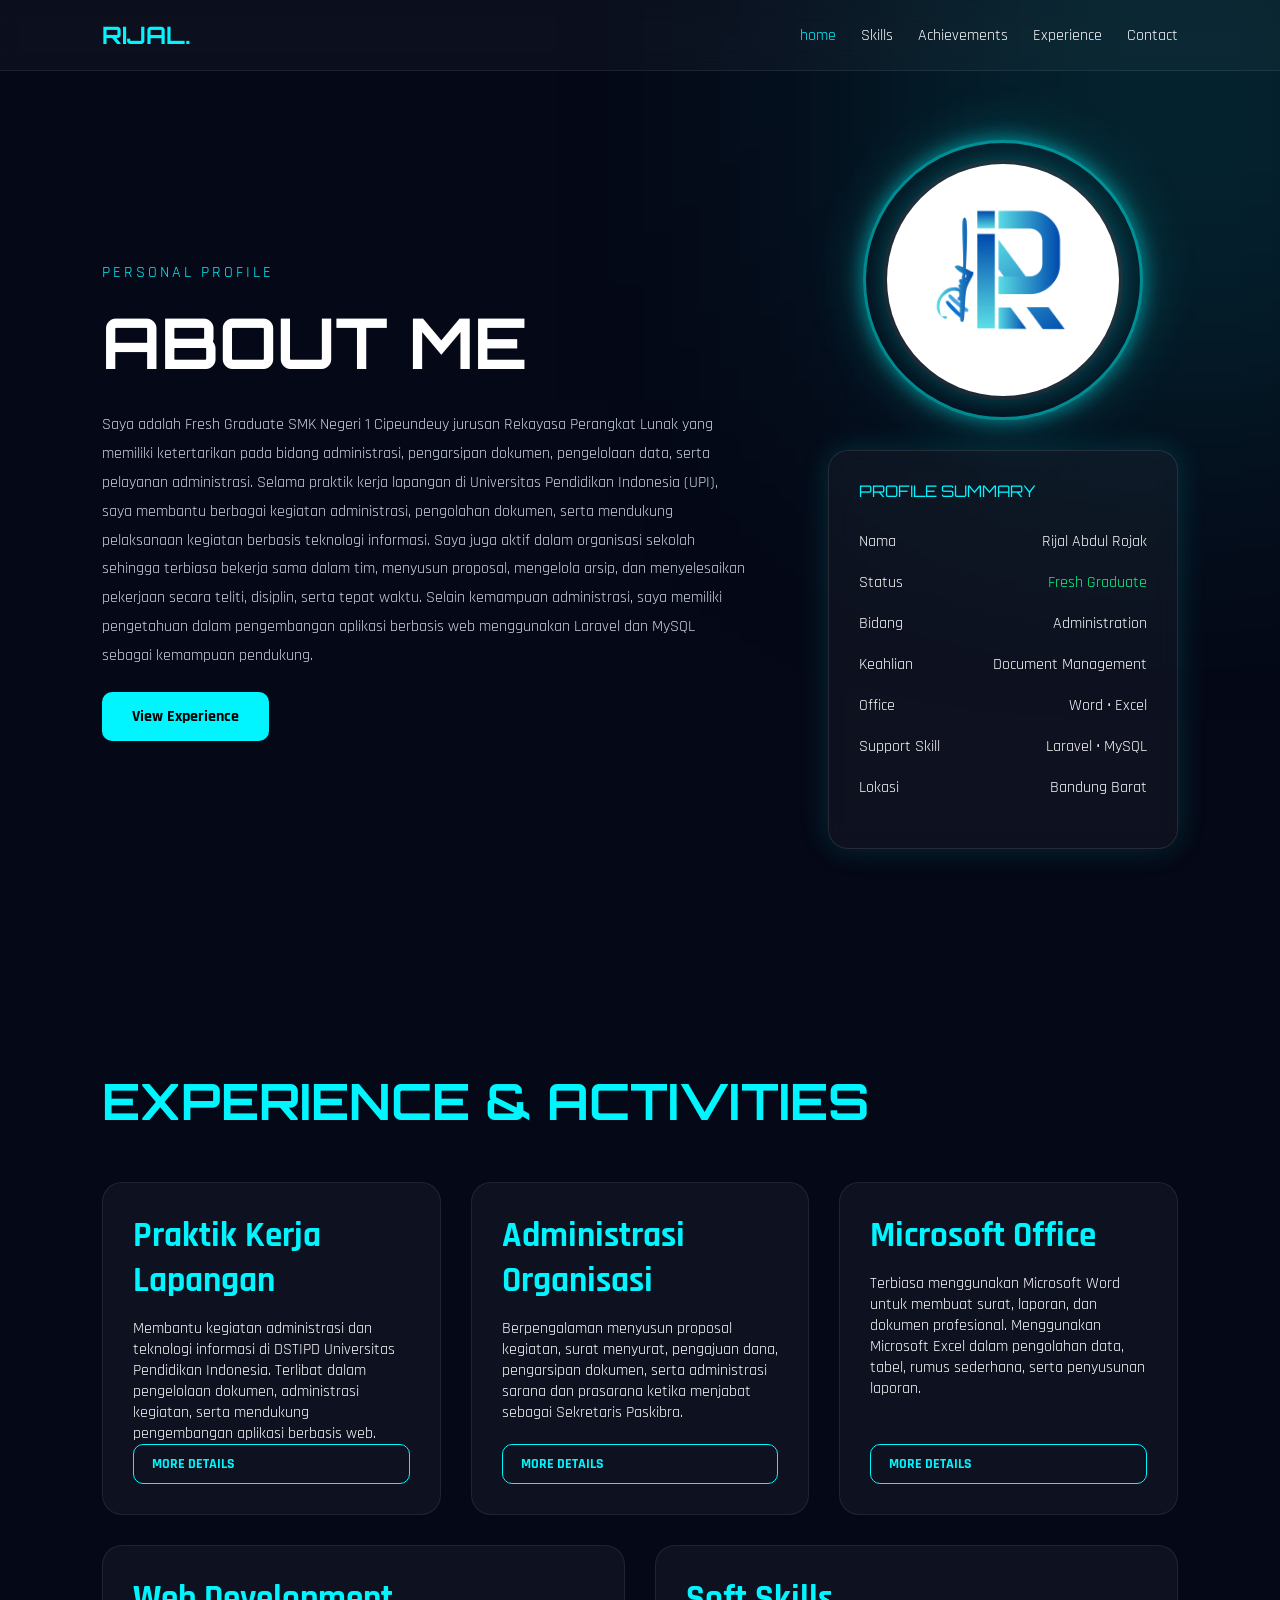
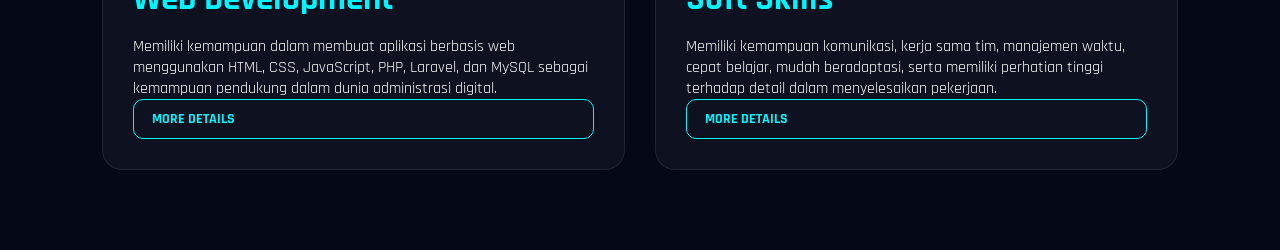
<file: index.html>
<!DOCTYPE html>
<html lang="id">
<head>
    <meta charset="UTF-8">
    <meta name="viewport" content="width=device-width, initial-scale=1.0">

    <title>About | Rijal Abdul Rojak</title>

    <link rel="preconnect" href="https://fonts.googleapis.com">
    <link rel="preconnect" href="https://fonts.gstatic.com" crossorigin>

    <link href="https://fonts.googleapis.com/css2?family=Orbitron:wght@400;600;700&family=Rajdhani:wght@400;500;700&display=swap" rel="stylesheet">

    <link rel="stylesheet" href="css/about.css">
</head>
<body>

<div class="background-glow"></div>

<header class="navbar">

    <div class="logo">RIJAL.</div>

    <nav>
        <ul>
            <li><a href="index.html" class="active-nav">home</a></li>
            <li><a href="skills.html">Skills</a></li>
            <li><a href="projects.html">Achievements</a></li>
            <li><a href="experience.html">Experience</a></li>
            <li><a href="contact.html">Contact</a></li>
        </ul>
    </nav>

</header>

<section class="about-section">

    <div class="about-left">

        <p class="section-title">
            PERSONAL PROFILE
        </p>

        <h1>ABOUT ME</h1>

        <p class="about-text">
            Saya adalah Fresh Graduate SMK Negeri 1 Cipeundeuy
            jurusan Rekayasa Perangkat Lunak yang memiliki
            ketertarikan pada bidang administrasi,
            pengarsipan dokumen, pengelolaan data,
            serta pelayanan administrasi.

            Selama praktik kerja lapangan di
            Universitas Pendidikan Indonesia (UPI),
            saya membantu berbagai kegiatan administrasi,
            pengolahan dokumen, serta mendukung
            pelaksanaan kegiatan berbasis teknologi informasi.

            Saya juga aktif dalam organisasi sekolah
            sehingga terbiasa bekerja sama dalam tim,
            menyusun proposal, mengelola arsip,
            dan menyelesaikan pekerjaan secara teliti,
            disiplin, serta tepat waktu.

            Selain kemampuan administrasi,
            saya memiliki pengetahuan dalam
            pengembangan aplikasi berbasis web
            menggunakan Laravel dan MySQL
            sebagai kemampuan pendukung.
        </p>

        <div class="about-buttons">

            <a href="experience.html" class="btn-primary">
                View Experience
            </a>

        </div>

    </div>

    <div class="about-right">

        <div class="profile-image-box">

            <div class="profile-ring"></div>

            <img src="assets/images/profile.jpg" alt="Profile">

        </div>

        <div class="profile-card">

            <div class="card-top">
                PROFILE SUMMARY
            </div>

            <div class="profile-item">
                <span>Nama</span>
                <span>Rijal Abdul Rojak</span>
            </div>

            <div class="profile-item">
                <span>Status</span>
                <span class="online">Fresh Graduate</span>
            </div>

            <div class="profile-item">
                <span>Bidang</span>
                <span>Administration</span>
            </div>

            <div class="profile-item">
                <span>Keahlian</span>
                <span>Document Management</span>
            </div>

            <div class="profile-item">
                <span>Office</span>
                <span>Word • Excel</span>
            </div>

            <div class="profile-item">
                <span>Support Skill</span>
                <span>Laravel • MySQL</span>
            </div>

            <div class="profile-item">
                <span>Lokasi</span>
                <span>Bandung Barat</span>
            </div>

        </div>

    </div>

</section>

<section class="timeline-section">

    <h2>EXPERIENCE & ACTIVITIES</h2>

    <div class="timeline-container">

        <div class="timeline-card">

            <h3>Praktik Kerja Lapangan</h3>

            <p>
                Membantu kegiatan administrasi dan teknologi
                informasi di DSTIPD Universitas Pendidikan Indonesia.
                Terlibat dalam pengelolaan dokumen,
                administrasi kegiatan, serta mendukung
                pengembangan aplikasi berbasis web.
            </p>

            <a href="details/administration.html" class="more-btn">
                MORE DETAILS
            </a>

        </div>

        <div class="timeline-card">

            <h3>Administrasi Organisasi</h3>

            <p>
                Berpengalaman menyusun proposal kegiatan,
                surat menyurat, pengajuan dana,
                pengarsipan dokumen,
                serta administrasi sarana dan prasarana
                ketika menjabat sebagai Sekretaris Paskibra.
            </p>

            <a href="details/organization.html" class="more-btn">
                MORE DETAILS
            </a>

        </div>

        <div class="timeline-card">

            <h3>Microsoft Office</h3>

            <p>
                Terbiasa menggunakan Microsoft Word
                untuk membuat surat, laporan,
                dan dokumen profesional.
                Menggunakan Microsoft Excel
                dalam pengolahan data,
                tabel, rumus sederhana,
                serta penyusunan laporan.
            </p>

            <a href="details/figma.html" class="more-btn">
                MORE DETAILS
            </a>

        </div>

        <div class="timeline-card">

            <h3>Web Development</h3>

            <p>
                Memiliki kemampuan dalam membuat
                aplikasi berbasis web menggunakan
                HTML, CSS, JavaScript, PHP,
                Laravel, dan MySQL
                sebagai kemampuan pendukung
                dalam dunia administrasi digital.
            </p>

            <a href="details/webdev.html" class="more-btn">
                MORE DETAILS
            </a>

        </div>

        <div class="timeline-card">

            <h3>Soft Skills</h3>

            <p>
                Memiliki kemampuan komunikasi,
                kerja sama tim,
                manajemen waktu,
                cepat belajar,
                mudah beradaptasi,
                serta memiliki perhatian tinggi
                terhadap detail dalam menyelesaikan pekerjaan.
            </p>

            <a href="details/teamwork.html" class="more-btn">
                MORE DETAILS
            </a>

        </div>

    </div>

</section>

</body>
</html>
</file>
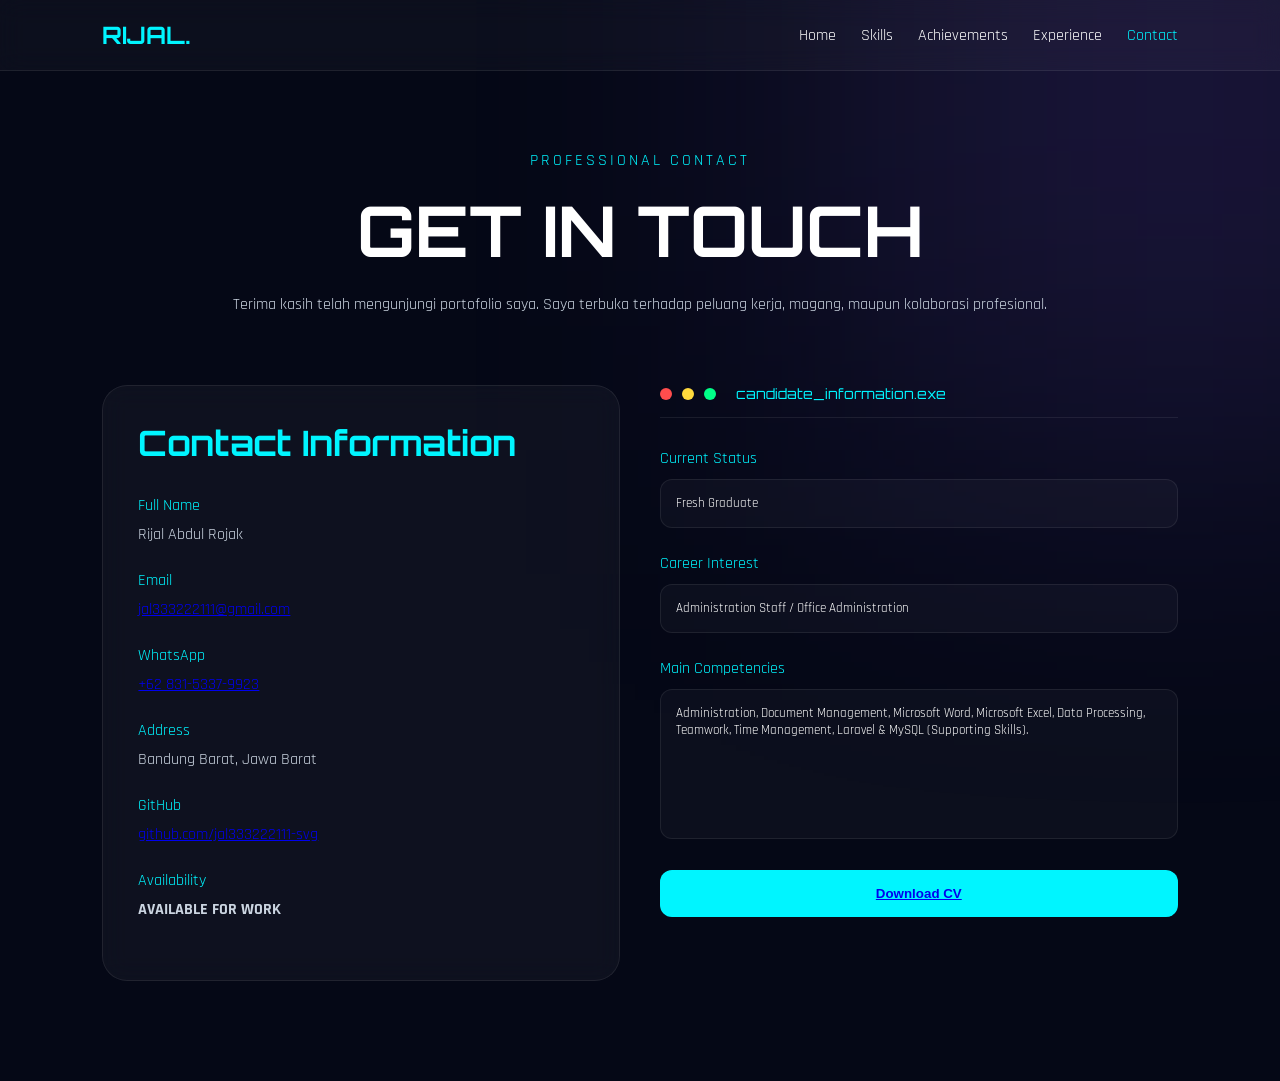
<file: contact.html>
<!DOCTYPE html>
<html lang="id">
<head>
    <meta charset="UTF-8">
    <meta name="viewport" content="width=device-width, initial-scale=1.0">

    <title>Contact | Rijal Abdul Rojak</title>

    <link rel="preconnect" href="https://fonts.googleapis.com">
    <link rel="preconnect" href="https://fonts.gstatic.com" crossorigin>

    <link href="https://fonts.googleapis.com/css2?family=Orbitron:wght@400;600;700&family=Rajdhani:wght@400;500;700&display=swap" rel="stylesheet">

    <link rel="stylesheet" href="css/contact.css">
</head>
<body>

<div class="background-glow"></div>

<header class="navbar">

    <div class="logo">RIJAL.</div>

    <nav>
        <ul>
            <li><a href="index.html">Home</a></li>
            <li><a href="skills.html">Skills</a></li>
            <li><a href="projects.html">Achievements</a></li>
            <li><a href="experience.html">Experience</a></li>
            <li><a href="contact.html" class="active-nav">Contact</a></li>
        </ul>
    </nav>

</header>

<section class="contact-section">

    <div class="contact-title">

        <p class="small-title">
            PROFESSIONAL CONTACT
        </p>

        <h1>GET IN TOUCH</h1>

        <p class="description">
            Terima kasih telah mengunjungi portofolio saya.
            Saya terbuka terhadap peluang kerja,
            magang, maupun kolaborasi profesional.
        </p>

    </div>

    <div class="contact-container">

        <!-- Informasi -->
        <div class="contact-info">

            <div class="info-card">

                <h2>Contact Information</h2>

                <div class="info-item">
                    <span>Full Name</span>
                    <p>Rijal Abdul Rojak</p>
                </div>

                <div class="info-item">
                    <span>Email</span>
                    <p><a href="mailto:jal333222111@gmail.com">jal333222111@gmail.com</a></p>
                </div>

                <div class="info-item">
                    <span>WhatsApp</span>
                    <p><a href="https://wa.me/6283153379923">+62 831-5337-9923</a></p>
                </div>

                <div class="info-item">
                    <span>Address</span>
                    <p>Bandung Barat, Jawa Barat</p>
                </div>

                <div class="info-item">
                    <span>GitHub</span>
                    <p><a href="https://github.com/jal333222111-svg">github.com/jal333222111-svg</a></p>
                </div>

                <div class="info-item">
                    <span>Availability</span>
                    <p class="online-status">AVAILABLE FOR WORK</p>
                </div>

            </div>

        </div>

        <!-- Ringkasan -->
        <div class="contact-form">

            <div class="terminal-header">

                <span class="dot red"></span>
                <span class="dot yellow"></span>
                <span class="dot green"></span>

                <p>candidate_information.exe</p>

            </div>

            <div class="input-group">
                <label>Current Status</label>
                <input type="text" value="Fresh Graduate" readonly>
            </div>

            <div class="input-group">
                <label>Career Interest</label>
                <input type="text" value="Administration Staff / Office Administration" readonly>
            </div>

            <div class="input-group">
                <label>Main Competencies</label>
                <textarea readonly>Administration, Document Management, Microsoft Word, Microsoft Excel, Data Processing, Teamwork, Time Management, Laravel & MySQL (Supporting Skills).</textarea>
            </div>

            <button type="button">
                <a href="assets/CV Rijal abdul.pdf" class="btn-primary" download>Download CV</a>
            </button>

        </div>

    </div>

</section>

</body>
</html>
</file>
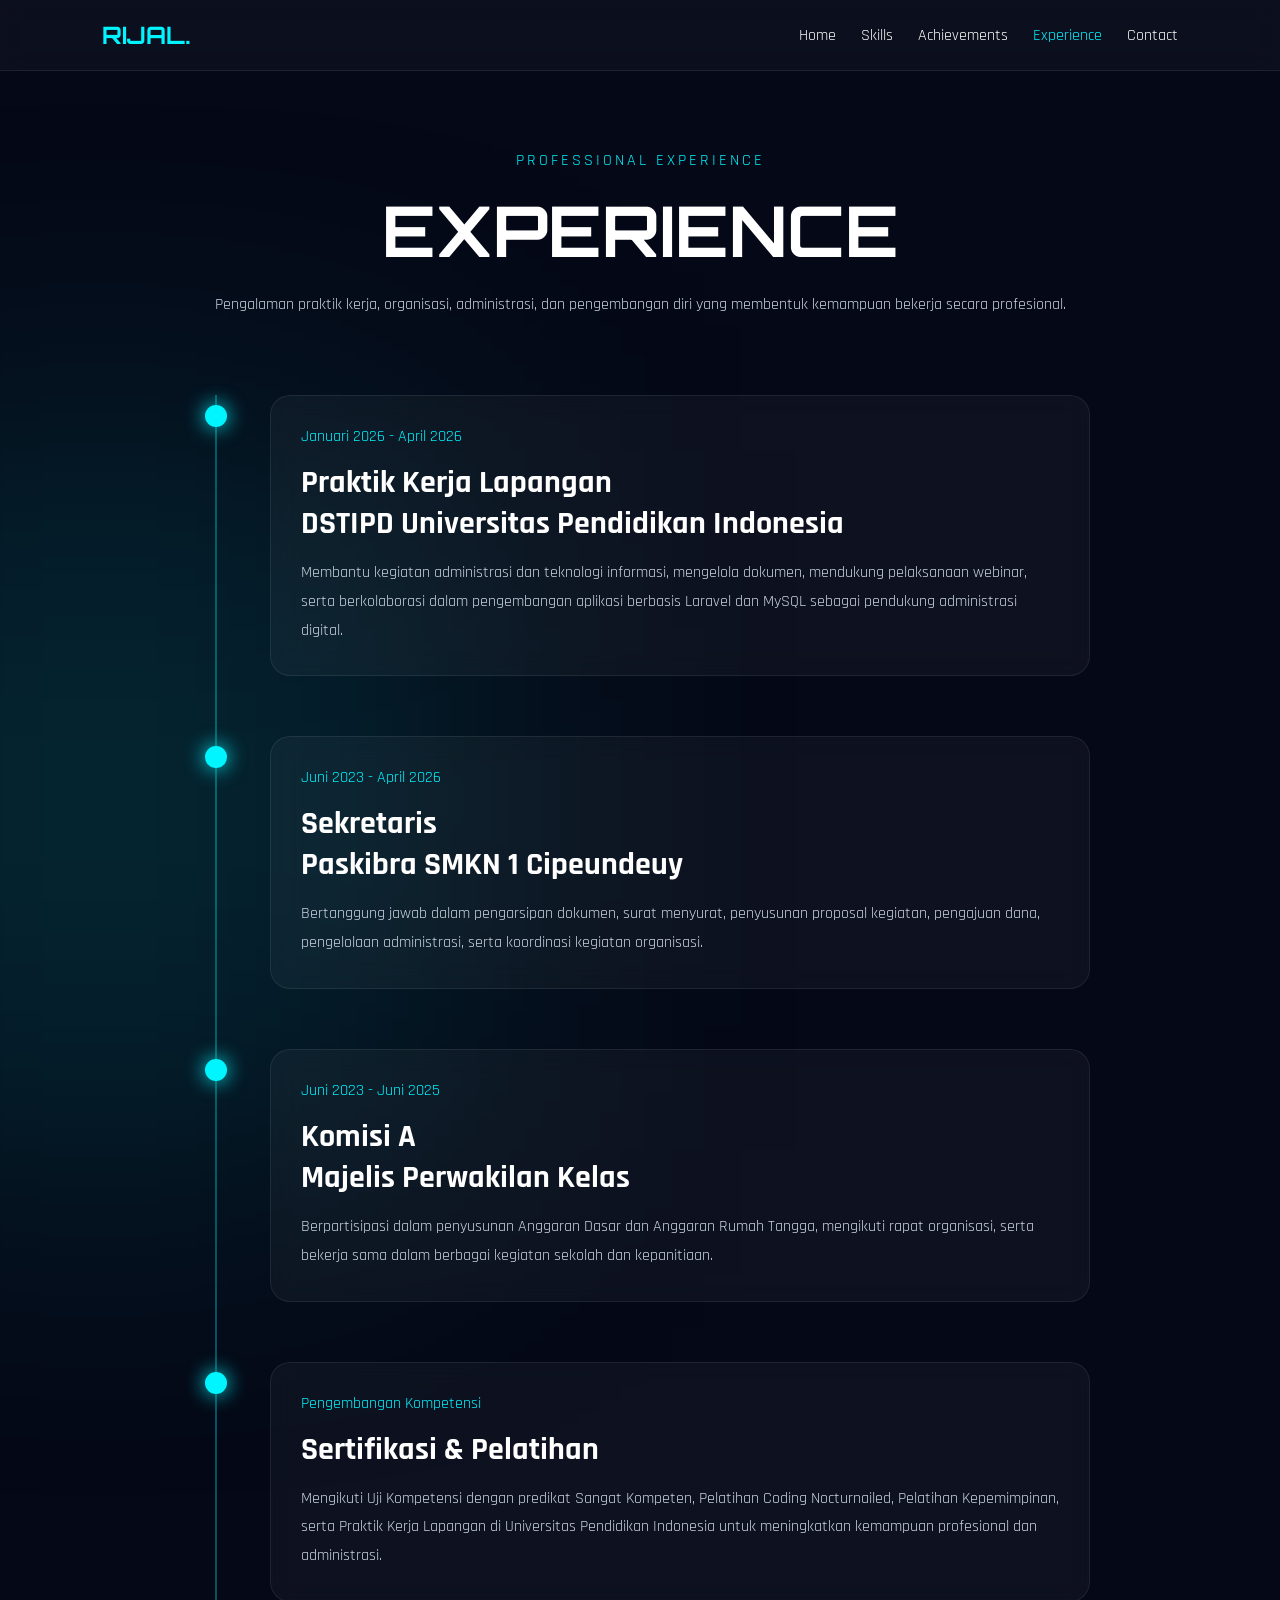
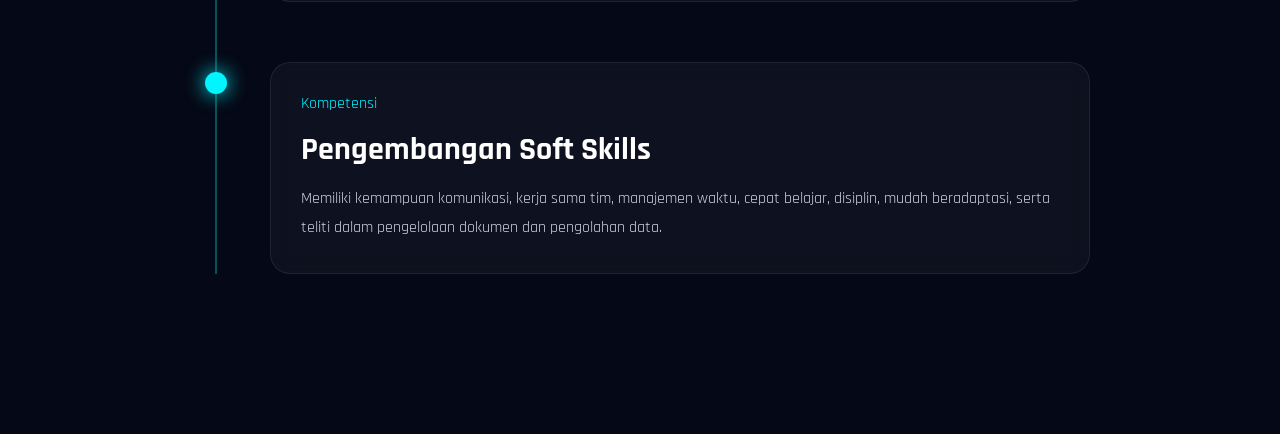
<file: experience.html>
<!DOCTYPE html>
<html lang="id">
<head>
    <meta charset="UTF-8">
    <meta name="viewport" content="width=device-width, initial-scale=1.0">

    <title>Experience | Rijal Abdul Rojak</title>

    <link rel="preconnect" href="https://fonts.googleapis.com">
    <link rel="preconnect" href="https://fonts.gstatic.com" crossorigin>

    <link href="https://fonts.googleapis.com/css2?family=Orbitron:wght@400;600;700&family=Rajdhani:wght@400;500;700&display=swap" rel="stylesheet">

    <link rel="stylesheet" href="css/experience.css">
</head>
<body>

<div class="background-glow"></div>

<header class="navbar">

    <div class="logo">RIJAL.</div>

    <nav>
        <ul>
            <li><a href="index.html">Home</a></li>
            <li><a href="skills.html">Skills</a></li>
            <li><a href="projects.html">Achievements</a></li>
            <li><a href="experience.html" class="active-nav">Experience</a></li>
            <li><a href="contact.html">Contact</a></li>
        </ul>
    </nav>

</header>

<section class="experience-section">

    <div class="experience-title">

        <p class="small-title">
            PROFESSIONAL EXPERIENCE
        </p>

        <h1>EXPERIENCE</h1>

        <p class="description">
            Pengalaman praktik kerja, organisasi,
            administrasi, dan pengembangan diri yang
            membentuk kemampuan bekerja secara profesional.
        </p>

    </div>

    <div class="timeline">

        <!-- PKL -->
        <div class="timeline-item">

            <div class="timeline-dot"></div>

            <div class="timeline-content">

                <span class="year">
                    Januari 2026 - April 2026
                </span>

                <h2>
                    Praktik Kerja Lapangan
                    <br>
                    DSTIPD Universitas Pendidikan Indonesia
                </h2>

                <p>
                    Membantu kegiatan administrasi dan
                    teknologi informasi, mengelola dokumen,
                    mendukung pelaksanaan webinar,
                    serta berkolaborasi dalam
                    pengembangan aplikasi berbasis
                    Laravel dan MySQL sebagai
                    pendukung administrasi digital.
                </p>

            </div>

        </div>

        <!-- Paskibra -->
        <div class="timeline-item">

            <div class="timeline-dot"></div>

            <div class="timeline-content">

                <span class="year">
                    Juni 2023 - April 2026
                </span>

                <h2>
                    Sekretaris
                    <br>
                    Paskibra SMKN 1 Cipeundeuy
                </h2>

                <p>
                    Bertanggung jawab dalam
                    pengarsipan dokumen,
                    surat menyurat,
                    penyusunan proposal kegiatan,
                    pengajuan dana,
                    pengelolaan administrasi,
                    serta koordinasi kegiatan organisasi.
                </p>

            </div>

        </div>

        <!-- MPK -->
        <div class="timeline-item">

            <div class="timeline-dot"></div>

            <div class="timeline-content">

                <span class="year">
                    Juni 2023 - Juni 2025
                </span>

                <h2>
                    Komisi A
                    <br>
                    Majelis Perwakilan Kelas
                </h2>

                <p>
                    Berpartisipasi dalam penyusunan
                    Anggaran Dasar dan Anggaran Rumah Tangga,
                    mengikuti rapat organisasi,
                    serta bekerja sama dalam
                    berbagai kegiatan sekolah
                    dan kepanitiaan.
                </p>

            </div>

        </div>

        <!-- Sertifikat -->
        <div class="timeline-item">

            <div class="timeline-dot"></div>

            <div class="timeline-content">

                <span class="year">
                    Pengembangan Kompetensi
                </span>

                <h2>
                    Sertifikasi & Pelatihan
                </h2>

                <p>
                    Mengikuti Uji Kompetensi dengan predikat
                    Sangat Kompeten,
                    Pelatihan Coding Nocturnailed,
                    Pelatihan Kepemimpinan,
                    serta Praktik Kerja Lapangan
                    di Universitas Pendidikan Indonesia
                    untuk meningkatkan kemampuan
                    profesional dan administrasi.
                </p>

            </div>

        </div>

        <!-- Soft Skill -->
        <div class="timeline-item">

            <div class="timeline-dot"></div>

            <div class="timeline-content">

                <span class="year">
                    Kompetensi
                </span>

                <h2>
                    Pengembangan Soft Skills
                </h2>

                <p>
                    Memiliki kemampuan komunikasi,
                    kerja sama tim,
                    manajemen waktu,
                    cepat belajar,
                    disiplin,
                    mudah beradaptasi,
                    serta teliti dalam
                    pengelolaan dokumen
                    dan pengolahan data.
                </p>

            </div>

        </div>

    </div>

</section>

</body>
</html>
</file>
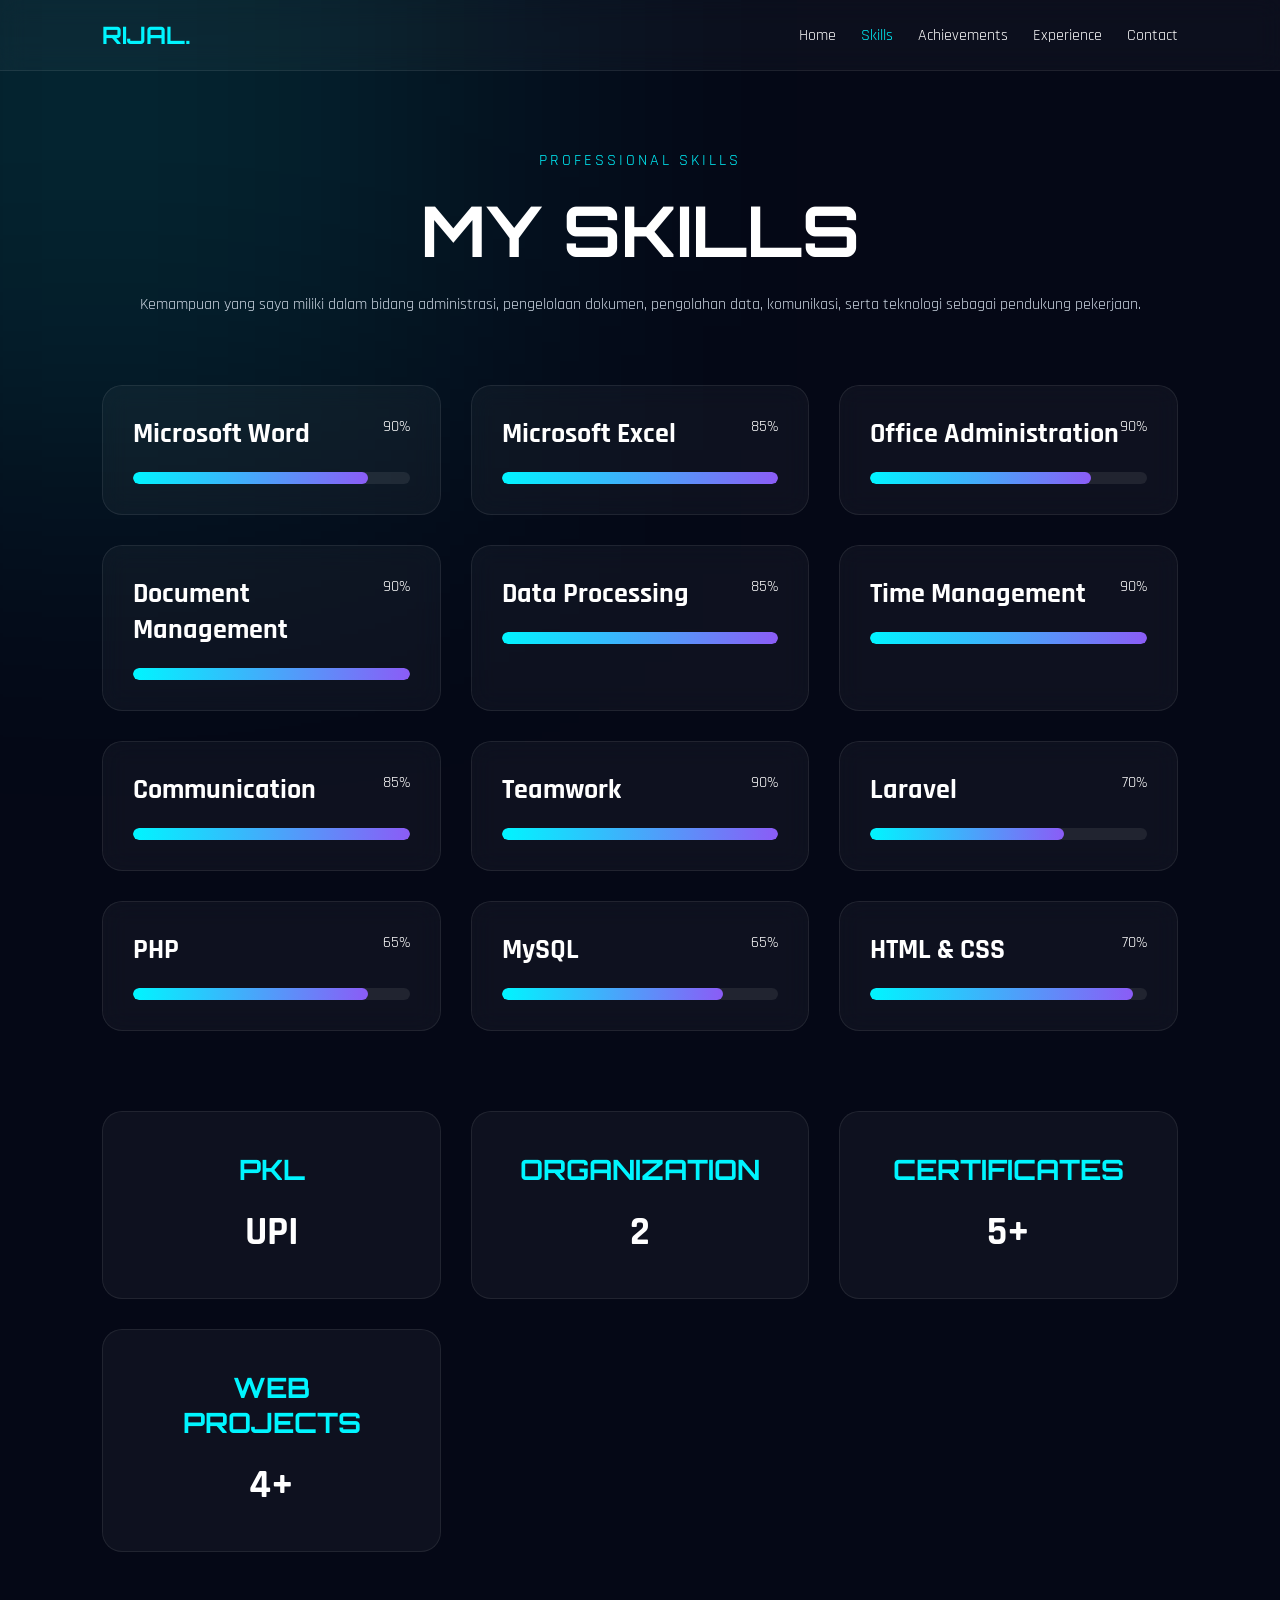
<file: skills.html>
<!DOCTYPE html>
<html lang="id">
<head>
    <meta charset="UTF-8">
    <meta name="viewport" content="width=device-width, initial-scale=1.0">

    <title>Skills | Rijal Abdul Rojak</title>

    <link rel="preconnect" href="https://fonts.googleapis.com">
    <link rel="preconnect" href="https://fonts.gstatic.com" crossorigin>

    <link href="https://fonts.googleapis.com/css2?family=Orbitron:wght@400;600;700&family=Rajdhani:wght@400;500;700&display=swap" rel="stylesheet">

    <link rel="stylesheet" href="css/skills.css">
</head>
<body>

<div class="background-glow"></div>

<header class="navbar">

    <div class="logo">RIJAL.</div>

    <nav>
        <ul>
            <li><a href="index.html">Home</a></li>
            <li><a href="skills.html" class="active-nav">Skills</a></li>
            <li><a href="projects.html">Achievements</a></li>
            <li><a href="experience.html">Experience</a></li>
            <li><a href="contact.html">Contact</a></li>
        </ul>
    </nav>

</header>

<section class="skills-section">

    <div class="skills-title">

        <p class="small-title">
            PROFESSIONAL SKILLS
        </p>

        <h1>MY SKILLS</h1>

        <p class="description">
            Kemampuan yang saya miliki dalam bidang
            administrasi, pengelolaan dokumen,
            pengolahan data, komunikasi,
            serta teknologi sebagai pendukung pekerjaan.
        </p>

    </div>

    <div class="skills-container">

        <!-- Microsoft Word -->
        <div class="skill-card">
            <div class="skill-header">
                <h2>Microsoft Word</h2>
                <span>90%</span>
            </div>

            <div class="progress-bar">
                <div class="progress office"></div>
            </div>
        </div>

        <!-- Excel -->
        <div class="skill-card">
            <div class="skill-header">
                <h2>Microsoft Excel</h2>
                <span>85%</span>
            </div>

            <div class="progress-bar">
                <div class="progress excel"></div>
            </div>
        </div>

        <!-- Administrasi -->
        <div class="skill-card">
            <div class="skill-header">
                <h2>Office Administration</h2>
                <span>90%</span>
            </div>

            <div class="progress-bar">
                <div class="progress admin"></div>
            </div>
        </div>

        <!-- Arsip -->
        <div class="skill-card">
            <div class="skill-header">
                <h2>Document Management</h2>
                <span>90%</span>
            </div>

            <div class="progress-bar">
                <div class="progress document"></div>
            </div>
        </div>

        <!-- Data -->
        <div class="skill-card">
            <div class="skill-header">
                <h2>Data Processing</h2>
                <span>85%</span>
            </div>

            <div class="progress-bar">
                <div class="progress data"></div>
            </div>
        </div>

        <!-- Time -->
        <div class="skill-card">
            <div class="skill-header">
                <h2>Time Management</h2>
                <span>90%</span>
            </div>

            <div class="progress-bar">
                <div class="progress time"></div>
            </div>
        </div>

        <!-- Komunikasi -->
        <div class="skill-card">
            <div class="skill-header">
                <h2>Communication</h2>
                <span>85%</span>
            </div>

            <div class="progress-bar">
                <div class="progress communication"></div>
            </div>
        </div>

        <!-- Teamwork -->
        <div class="skill-card">
            <div class="skill-header">
                <h2>Teamwork</h2>
                <span>90%</span>
            </div>

            <div class="progress-bar">
                <div class="progress teamwork"></div>
            </div>
        </div>

        <!-- Laravel -->
        <div class="skill-card">
            <div class="skill-header">
                <h2>Laravel</h2>
                <span>70%</span>
            </div>

            <div class="progress-bar">
                <div class="progress laravel"></div>
            </div>
        </div>

        <!-- PHP -->
        <div class="skill-card">
            <div class="skill-header">
                <h2>PHP</h2>
                <span>65%</span>
            </div>

            <div class="progress-bar">
                <div class="progress php"></div>
            </div>
        </div>

        <!-- MySQL -->
        <div class="skill-card">
            <div class="skill-header">
                <h2>MySQL</h2>
                <span>65%</span>
            </div>

            <div class="progress-bar">
                <div class="progress mysql"></div>
            </div>
        </div>

        <!-- HTML/CSS -->
        <div class="skill-card">
            <div class="skill-header">
                <h2>HTML & CSS</h2>
                <span>70%</span>
            </div>

            <div class="progress-bar">
                <div class="progress html"></div>
            </div>
        </div>

    </div>

</section>

<section class="stats-section">

    <div class="stats-card">
        <h2>PKL</h2>
        <p>UPI</p>
    </div>

    <div class="stats-card">
        <h2>ORGANIZATION</h2>
        <p>2</p>
    </div>

    <div class="stats-card">
        <h2>CERTIFICATES</h2>
        <p>5+</p>
    </div>

    <div class="stats-card">
        <h2>WEB PROJECTS</h2>
        <p>4+</p>
    </div>

</section>

</body>
</html>
</file>
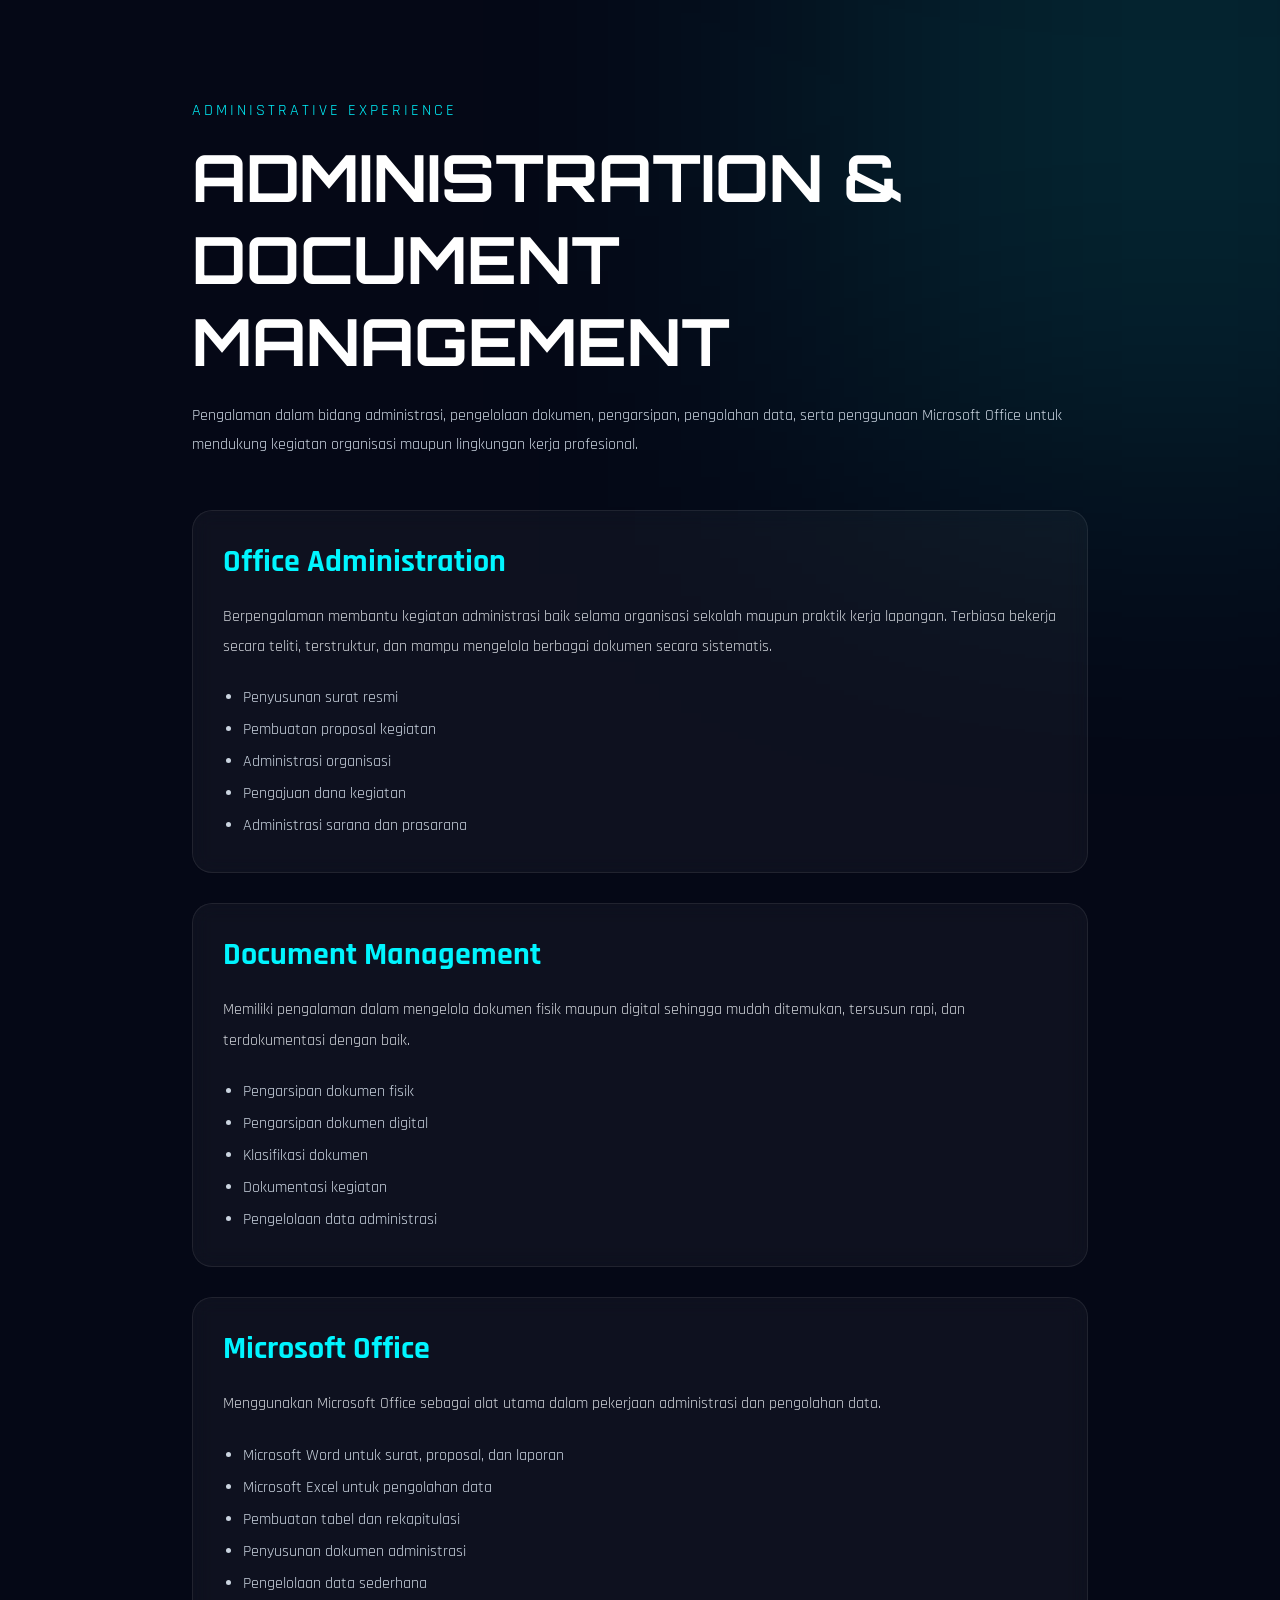
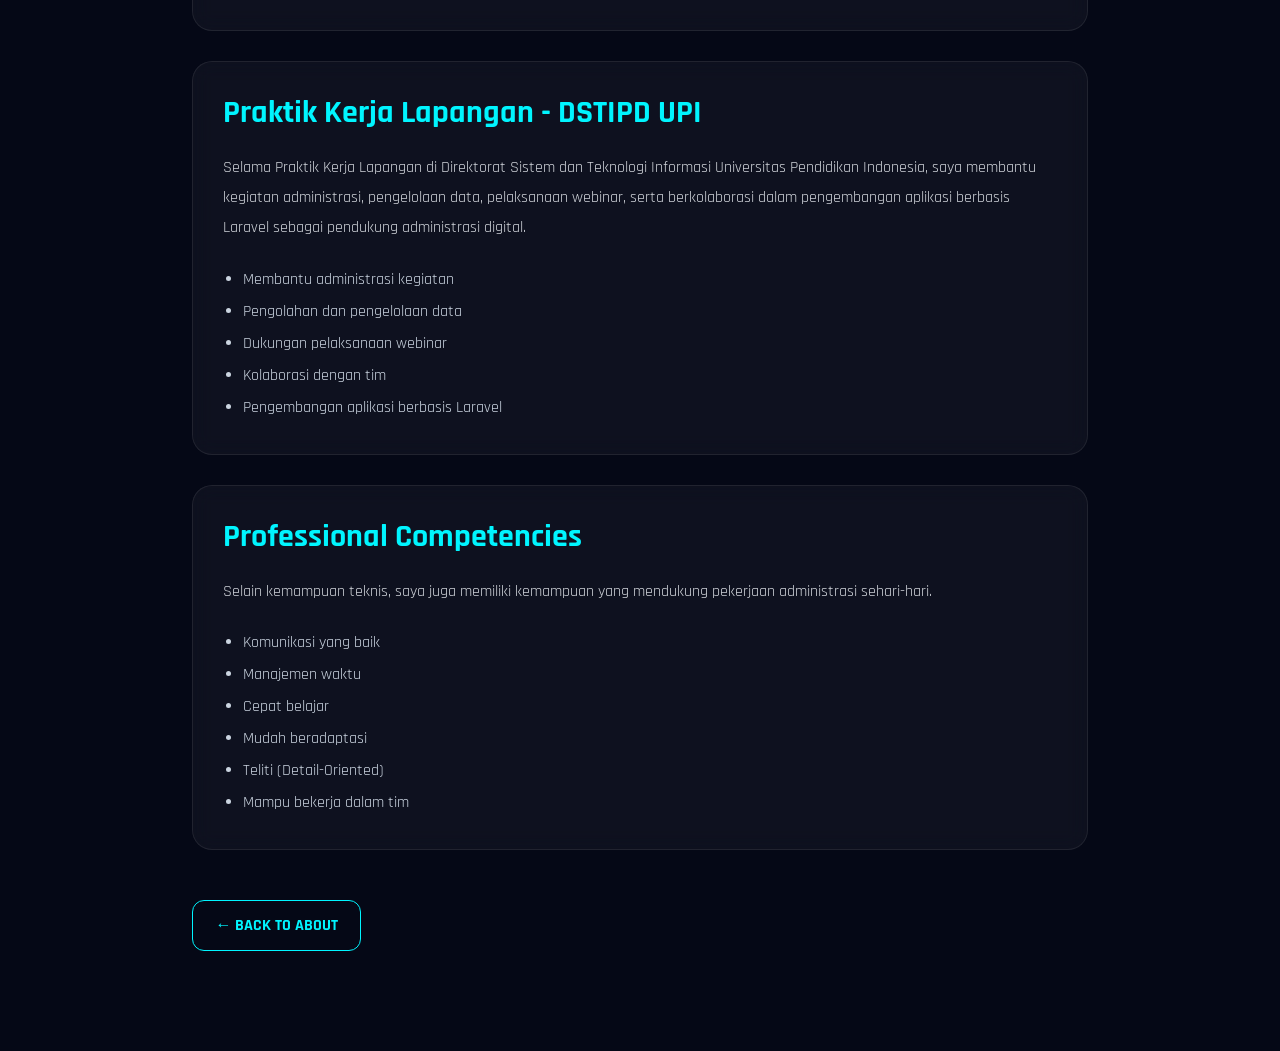
<file: details/administration.html>
<!DOCTYPE html>
<html lang="id">
<head>
    <meta charset="UTF-8">
    <meta name="viewport" content="width=device-width, initial-scale=1.0">

    <title>Administration & Data Management</title>

    <link rel="preconnect" href="https://fonts.googleapis.com">
    <link rel="preconnect" href="https://fonts.gstatic.com" crossorigin>

    <link href="https://fonts.googleapis.com/css2?family=Orbitron:wght@400;600;700&family=Rajdhani:wght@400;500;700&display=swap" rel="stylesheet">

    <link rel="stylesheet" href="../css/detail.css">
</head>
<body>

<div class="background-glow"></div>

<section class="detail-section">

    <p class="small-title">
        ADMINISTRATIVE EXPERIENCE
    </p>

    <h1>
        ADMINISTRATION & DOCUMENT MANAGEMENT
    </h1>

    <p class="description">
        Pengalaman dalam bidang administrasi,
        pengelolaan dokumen,
        pengarsipan,
        pengolahan data,
        serta penggunaan Microsoft Office
        untuk mendukung kegiatan organisasi
        maupun lingkungan kerja profesional.
    </p>

    <!-- Administrasi -->
    <div class="detail-card">

        <h2>Office Administration</h2>

        <p>
            Berpengalaman membantu kegiatan administrasi
            baik selama organisasi sekolah
            maupun praktik kerja lapangan.
            Terbiasa bekerja secara teliti,
            terstruktur,
            dan mampu mengelola berbagai dokumen
            secara sistematis.
        </p>

        <ul>
            <li>Penyusunan surat resmi</li>
            <li>Pembuatan proposal kegiatan</li>
            <li>Administrasi organisasi</li>
            <li>Pengajuan dana kegiatan</li>
            <li>Administrasi sarana dan prasarana</li>
        </ul>

    </div>

    <!-- Arsip -->
    <div class="detail-card">

        <h2>Document Management</h2>

        <p>
            Memiliki pengalaman dalam
            mengelola dokumen fisik maupun digital
            sehingga mudah ditemukan,
            tersusun rapi,
            dan terdokumentasi dengan baik.
        </p>

        <ul>
            <li>Pengarsipan dokumen fisik</li>
            <li>Pengarsipan dokumen digital</li>
            <li>Klasifikasi dokumen</li>
            <li>Dokumentasi kegiatan</li>
            <li>Pengelolaan data administrasi</li>
        </ul>

    </div>

    <!-- Office -->
    <div class="detail-card">

        <h2>Microsoft Office</h2>

        <p>
            Menggunakan Microsoft Office
            sebagai alat utama dalam
            pekerjaan administrasi
            dan pengolahan data.
        </p>

        <ul>
            <li>Microsoft Word untuk surat, proposal, dan laporan</li>
            <li>Microsoft Excel untuk pengolahan data</li>
            <li>Pembuatan tabel dan rekapitulasi</li>
            <li>Penyusunan dokumen administrasi</li>
            <li>Pengelolaan data sederhana</li>
        </ul>

    </div>

    <!-- PKL -->
    <div class="detail-card">

        <h2>Praktik Kerja Lapangan - DSTIPD UPI</h2>

        <p>
            Selama Praktik Kerja Lapangan di
            Direktorat Sistem dan Teknologi Informasi
            Universitas Pendidikan Indonesia,
            saya membantu kegiatan administrasi,
            pengelolaan data,
            pelaksanaan webinar,
            serta berkolaborasi
            dalam pengembangan aplikasi
            berbasis Laravel sebagai
            pendukung administrasi digital.
        </p>

        <ul>
            <li>Membantu administrasi kegiatan</li>
            <li>Pengolahan dan pengelolaan data</li>
            <li>Dukungan pelaksanaan webinar</li>
            <li>Kolaborasi dengan tim</li>
            <li>Pengembangan aplikasi berbasis Laravel</li>
        </ul>

    </div>

    <!-- Soft Skill -->
    <div class="detail-card">

        <h2>Professional Competencies</h2>

        <p>
            Selain kemampuan teknis,
            saya juga memiliki kemampuan
            yang mendukung pekerjaan administrasi
            sehari-hari.
        </p>

        <ul>
            <li>Komunikasi yang baik</li>
            <li>Manajemen waktu</li>
            <li>Cepat belajar</li>
            <li>Mudah beradaptasi</li>
            <li>Teliti (Detail-Oriented)</li>
            <li>Mampu bekerja dalam tim</li>
        </ul>

    </div>

    <a href="../index.html" class="back-btn">
        ← BACK TO ABOUT
    </a>

</section>

</body>
</html>
</file>
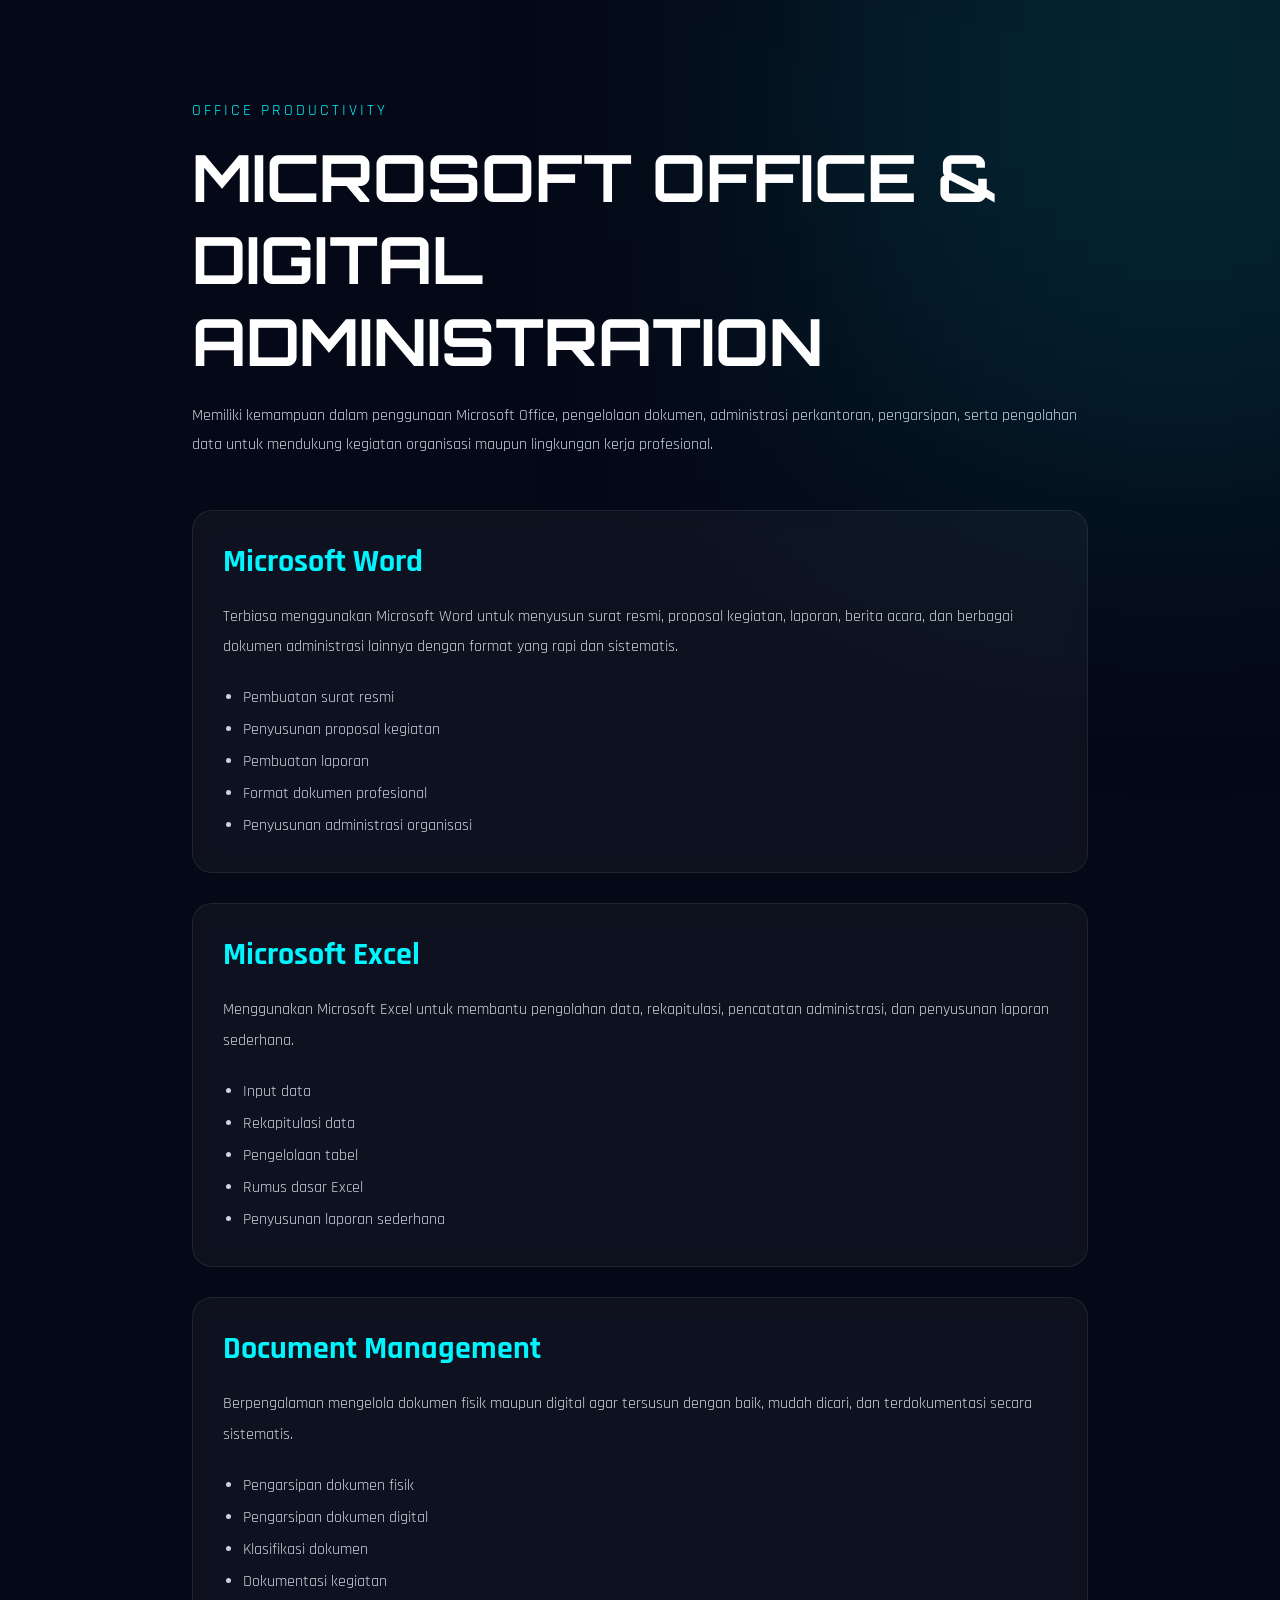
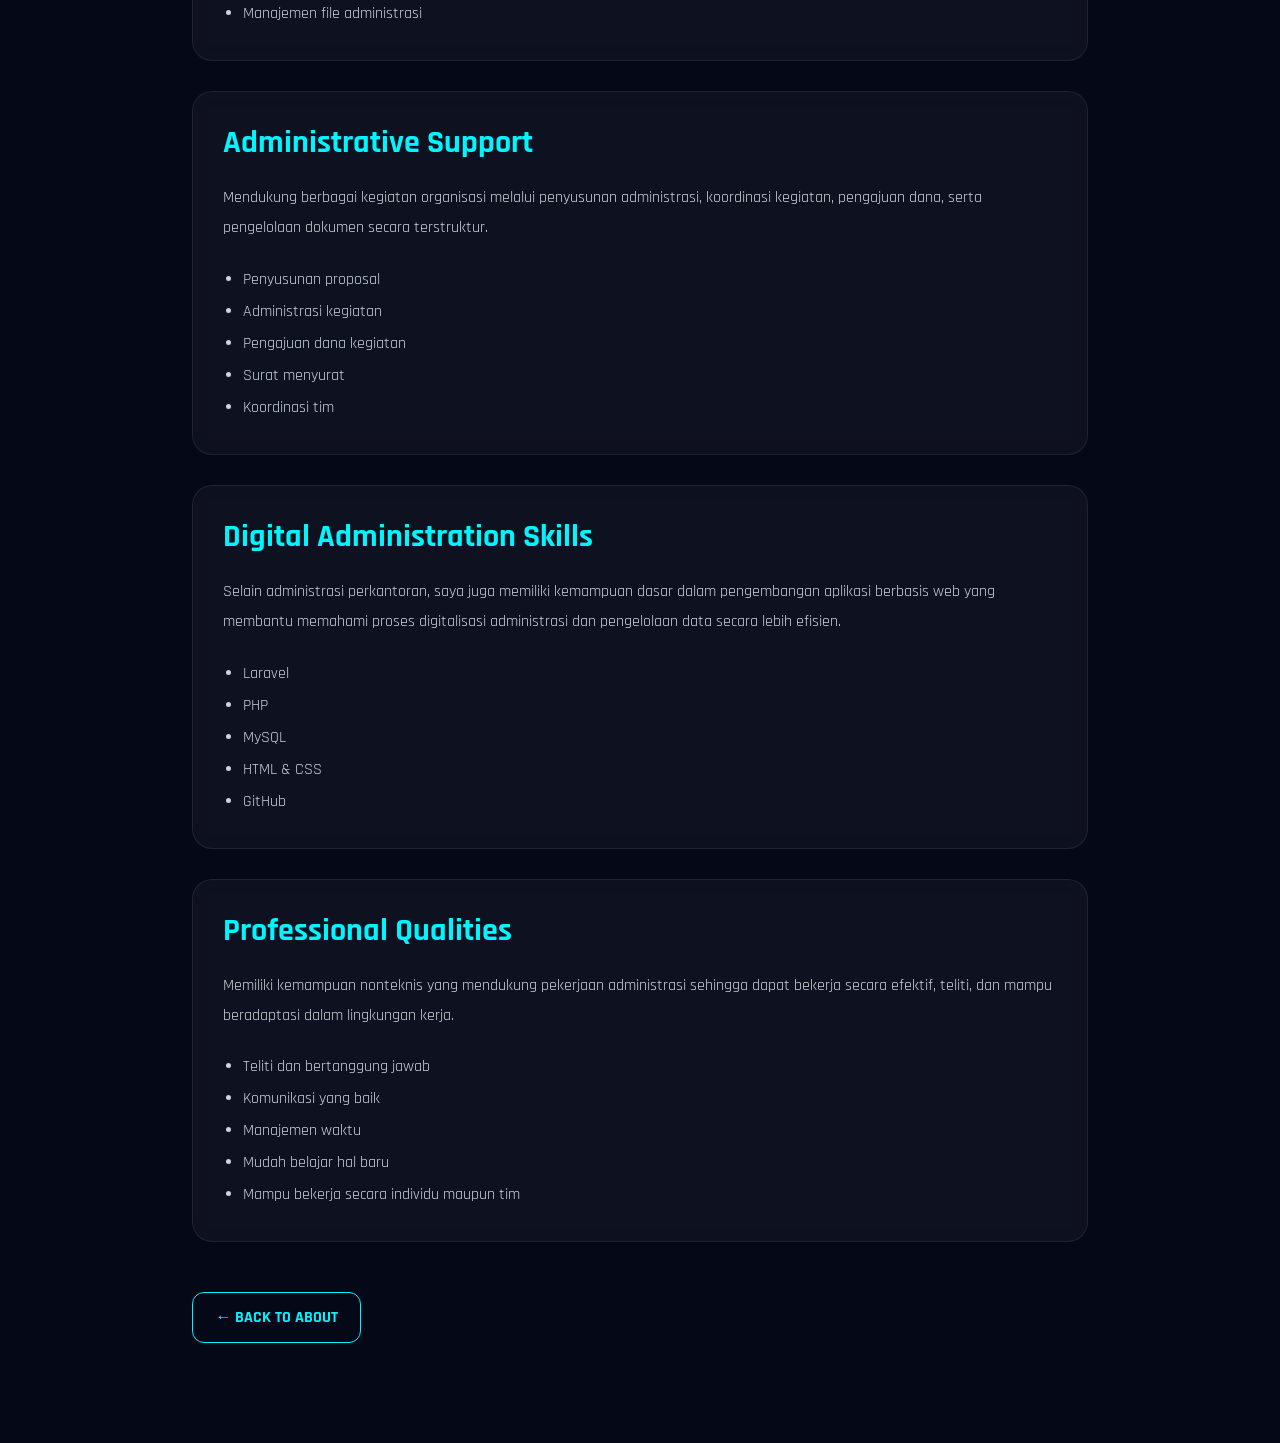
<file: details/figma.html>
<!DOCTYPE html>
<html lang="id">
<head>
    <meta charset="UTF-8">
    <meta name="viewport" content="width=device-width, initial-scale=1.0">

    <title>Microsoft Office & Digital Administration</title>

    <!-- Google Font -->
    <link rel="preconnect" href="https://fonts.googleapis.com">
    <link rel="preconnect" href="https://fonts.gstatic.com" crossorigin>

    <link href="https://fonts.googleapis.com/css2?family=Orbitron:wght@400;600;700&family=Rajdhani:wght@400;500;700&display=swap" rel="stylesheet">

    <link rel="stylesheet" href="../css/detail.css">

</head>
<body>

    <!-- Background -->
    <div class="background-glow"></div>

    <section class="detail-section">

        <p class="small-title">
            OFFICE PRODUCTIVITY
        </p>

        <h1>
            MICROSOFT OFFICE & DIGITAL ADMINISTRATION
        </h1>

        <p class="description">
            Memiliki kemampuan dalam penggunaan Microsoft Office,
            pengelolaan dokumen,
            administrasi perkantoran,
            pengarsipan,
            serta pengolahan data untuk mendukung kegiatan organisasi
            maupun lingkungan kerja profesional.
        </p>

        <!-- Card -->
        <div class="detail-card">

            <h2>Microsoft Word</h2>

            <p>
                Terbiasa menggunakan Microsoft Word untuk menyusun
                surat resmi,
                proposal kegiatan,
                laporan,
                berita acara,
                dan berbagai dokumen administrasi lainnya
                dengan format yang rapi dan sistematis.
            </p>

            <ul>
                <li>Pembuatan surat resmi</li>
                <li>Penyusunan proposal kegiatan</li>
                <li>Pembuatan laporan</li>
                <li>Format dokumen profesional</li>
                <li>Penyusunan administrasi organisasi</li>
            </ul>

        </div>

        <!-- Card -->
        <div class="detail-card">

            <h2>Microsoft Excel</h2>

            <p>
                Menggunakan Microsoft Excel
                untuk membantu pengolahan data,
                rekapitulasi,
                pencatatan administrasi,
                dan penyusunan laporan sederhana.
            </p>

            <ul>
                <li>Input data</li>
                <li>Rekapitulasi data</li>
                <li>Pengelolaan tabel</li>
                <li>Rumus dasar Excel</li>
                <li>Penyusunan laporan sederhana</li>
            </ul>

        </div>

        <!-- Card -->
        <div class="detail-card">

            <h2>Document Management</h2>

            <p>
                Berpengalaman mengelola dokumen fisik maupun digital
                agar tersusun dengan baik,
                mudah dicari,
                dan terdokumentasi secara sistematis.
            </p>

            <ul>
                <li>Pengarsipan dokumen fisik</li>
                <li>Pengarsipan dokumen digital</li>
                <li>Klasifikasi dokumen</li>
                <li>Dokumentasi kegiatan</li>
                <li>Manajemen file administrasi</li>
            </ul>

        </div>

        <!-- Card -->
        <div class="detail-card">

            <h2>Administrative Support</h2>

            <p>
                Mendukung berbagai kegiatan organisasi melalui
                penyusunan administrasi,
                koordinasi kegiatan,
                pengajuan dana,
                serta pengelolaan dokumen secara terstruktur.
            </p>

            <ul>
                <li>Penyusunan proposal</li>
                <li>Administrasi kegiatan</li>
                <li>Pengajuan dana kegiatan</li>
                <li>Surat menyurat</li>
                <li>Koordinasi tim</li>
            </ul>

        </div>

        <!-- Card -->
        <div class="detail-card">

            <h2>Digital Administration Skills</h2>

            <p>
                Selain administrasi perkantoran,
                saya juga memiliki kemampuan dasar dalam
                pengembangan aplikasi berbasis web yang
                membantu memahami proses digitalisasi administrasi
                dan pengelolaan data secara lebih efisien.
            </p>

            <ul>
                <li>Laravel</li>
                <li>PHP</li>
                <li>MySQL</li>
                <li>HTML & CSS</li>
                <li>GitHub</li>
            </ul>

        </div>

        <!-- Card -->
        <div class="detail-card">

            <h2>Professional Qualities</h2>

            <p>
                Memiliki kemampuan nonteknis yang mendukung pekerjaan
                administrasi sehingga dapat bekerja secara efektif,
                teliti,
                dan mampu beradaptasi dalam lingkungan kerja.
            </p>

            <ul>
                <li>Teliti dan bertanggung jawab</li>
                <li>Komunikasi yang baik</li>
                <li>Manajemen waktu</li>
                <li>Mudah belajar hal baru</li>
                <li>Mampu bekerja secara individu maupun tim</li>
            </ul>

        </div>

        <!-- Back -->
        <a href="../index.html" class="back-btn">
            ← BACK TO ABOUT
        </a>

    </section>

</body>
</html>
</file>
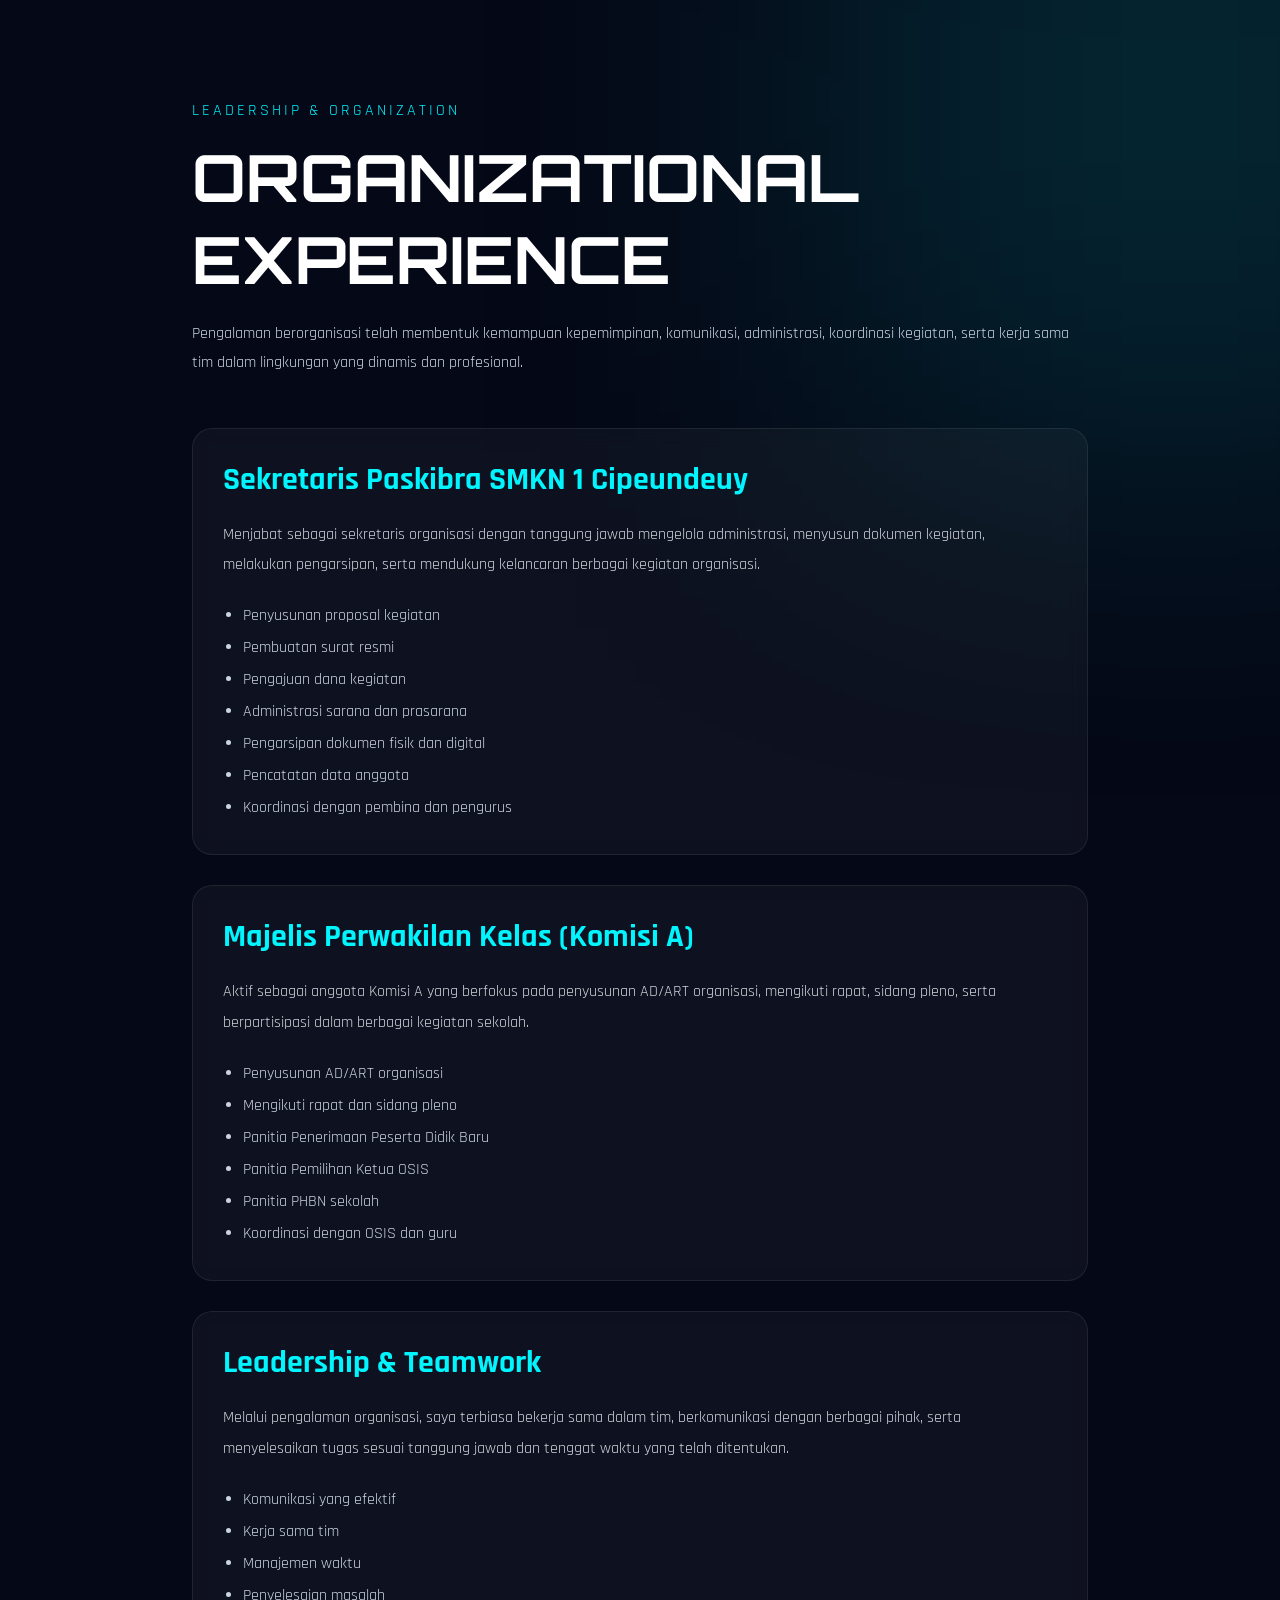
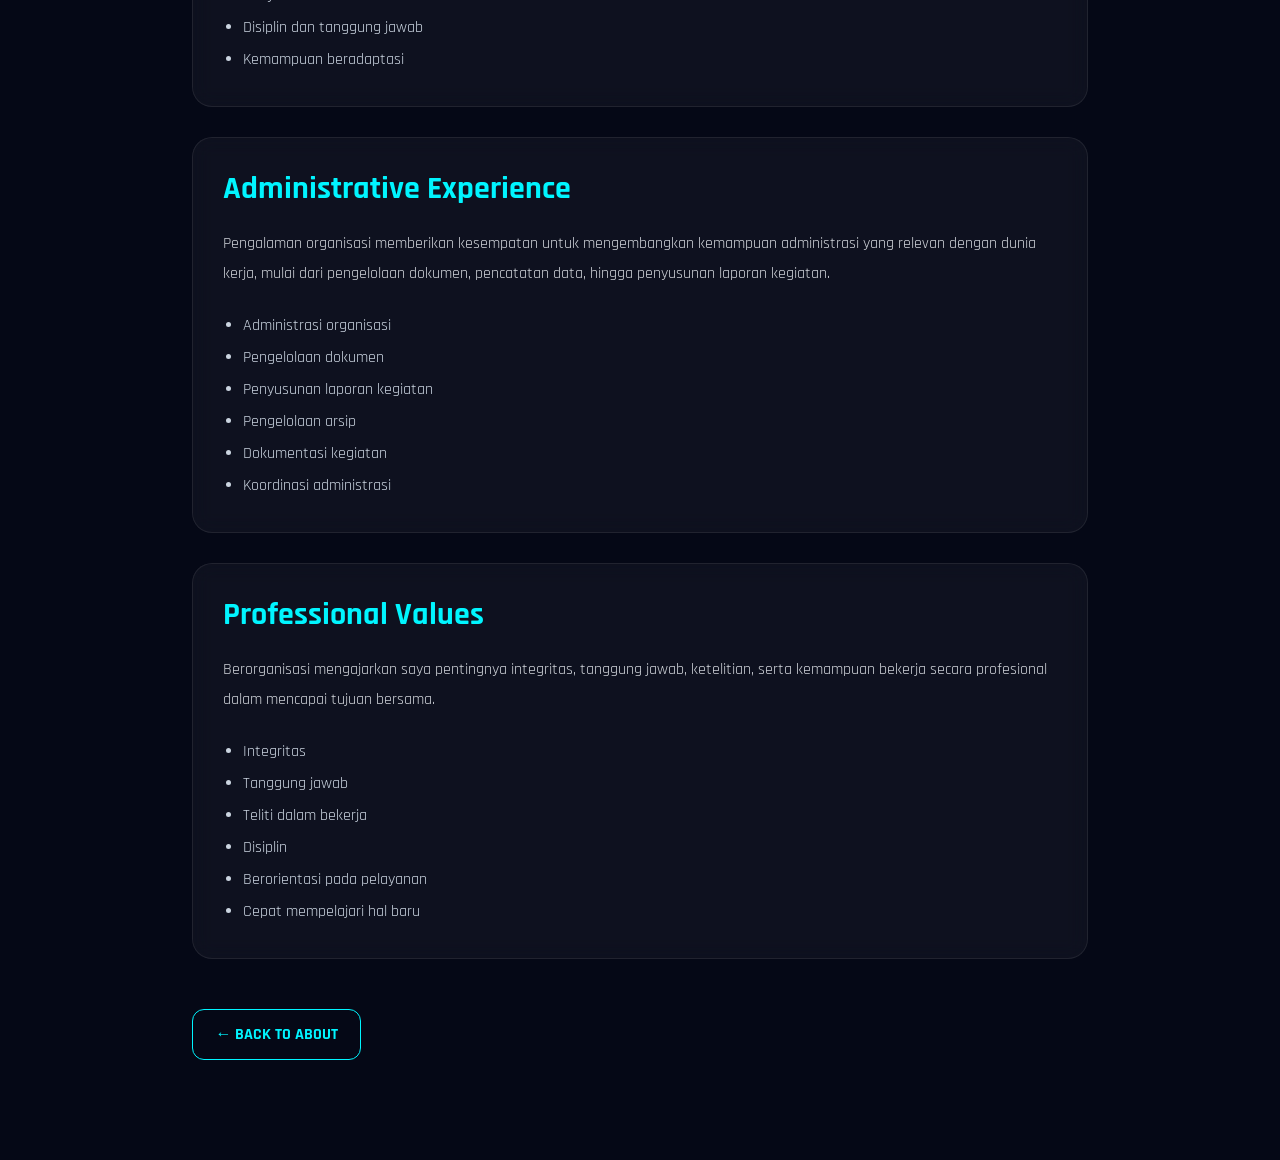
<file: details/organization.html>
<!DOCTYPE html>
<html lang="id">
<head>
    <meta charset="UTF-8">
    <meta name="viewport" content="width=device-width, initial-scale=1.0">

    <title>Organization & Leadership</title>

    <!-- Font -->
    <link rel="preconnect" href="https://fonts.googleapis.com">
    <link rel="preconnect" href="https://fonts.gstatic.com" crossorigin>

    <link href="https://fonts.googleapis.com/css2?family=Orbitron:wght@400;600;700&family=Rajdhani:wght@400;500;700&display=swap" rel="stylesheet">

    <link rel="stylesheet" href="../css/detail.css">
</head>
<body>

    <!-- Background -->
    <div class="background-glow"></div>

    <section class="detail-section">

        <p class="small-title">
            LEADERSHIP & ORGANIZATION
        </p>

        <h1>
            ORGANIZATIONAL EXPERIENCE
        </h1>

        <p class="description">
            Pengalaman berorganisasi telah membentuk kemampuan
            kepemimpinan, komunikasi, administrasi,
            koordinasi kegiatan, serta kerja sama tim
            dalam lingkungan yang dinamis dan profesional.
        </p>

        <!-- Paskibra -->
        <div class="detail-card">

            <h2>Sekretaris Paskibra SMKN 1 Cipeundeuy</h2>

            <p>
                Menjabat sebagai sekretaris organisasi dengan
                tanggung jawab mengelola administrasi,
                menyusun dokumen kegiatan,
                melakukan pengarsipan,
                serta mendukung kelancaran berbagai kegiatan organisasi.
            </p>

            <ul>
                <li>Penyusunan proposal kegiatan</li>
                <li>Pembuatan surat resmi</li>
                <li>Pengajuan dana kegiatan</li>
                <li>Administrasi sarana dan prasarana</li>
                <li>Pengarsipan dokumen fisik dan digital</li>
                <li>Pencatatan data anggota</li>
                <li>Koordinasi dengan pembina dan pengurus</li>
            </ul>

        </div>

        <!-- MPK -->
        <div class="detail-card">

            <h2>Majelis Perwakilan Kelas (Komisi A)</h2>

            <p>
                Aktif sebagai anggota Komisi A yang berfokus
                pada penyusunan AD/ART organisasi,
                mengikuti rapat,
                sidang pleno,
                serta berpartisipasi dalam berbagai kegiatan sekolah.
            </p>

            <ul>
                <li>Penyusunan AD/ART organisasi</li>
                <li>Mengikuti rapat dan sidang pleno</li>
                <li>Panitia Penerimaan Peserta Didik Baru</li>
                <li>Panitia Pemilihan Ketua OSIS</li>
                <li>Panitia PHBN sekolah</li>
                <li>Koordinasi dengan OSIS dan guru</li>
            </ul>

        </div>

        <!-- Leadership -->
        <div class="detail-card">

            <h2>Leadership & Teamwork</h2>

            <p>
                Melalui pengalaman organisasi,
                saya terbiasa bekerja sama dalam tim,
                berkomunikasi dengan berbagai pihak,
                serta menyelesaikan tugas sesuai tanggung jawab
                dan tenggat waktu yang telah ditentukan.
            </p>

            <ul>
                <li>Komunikasi yang efektif</li>
                <li>Kerja sama tim</li>
                <li>Manajemen waktu</li>
                <li>Penyelesaian masalah</li>
                <li>Disiplin dan tanggung jawab</li>
                <li>Kemampuan beradaptasi</li>
            </ul>

        </div>

        <!-- Administrative Experience -->
        <div class="detail-card">

            <h2>Administrative Experience</h2>

            <p>
                Pengalaman organisasi memberikan kesempatan
                untuk mengembangkan kemampuan administrasi
                yang relevan dengan dunia kerja,
                mulai dari pengelolaan dokumen,
                pencatatan data,
                hingga penyusunan laporan kegiatan.
            </p>

            <ul>
                <li>Administrasi organisasi</li>
                <li>Pengelolaan dokumen</li>
                <li>Penyusunan laporan kegiatan</li>
                <li>Pengelolaan arsip</li>
                <li>Dokumentasi kegiatan</li>
                <li>Koordinasi administrasi</li>
            </ul>

        </div>

        <!-- Professional Values -->
        <div class="detail-card">

            <h2>Professional Values</h2>

            <p>
                Berorganisasi mengajarkan saya pentingnya
                integritas,
                tanggung jawab,
                ketelitian,
                serta kemampuan bekerja secara profesional
                dalam mencapai tujuan bersama.
            </p>

            <ul>
                <li>Integritas</li>
                <li>Tanggung jawab</li>
                <li>Teliti dalam bekerja</li>
                <li>Disiplin</li>
                <li>Berorientasi pada pelayanan</li>
                <li>Cepat mempelajari hal baru</li>
            </ul>

        </div>

        <!-- Back -->
        <a href="../index.html" class="back-btn">
            ← BACK TO ABOUT
        </a>

    </section>

</body>
</html>
</file>
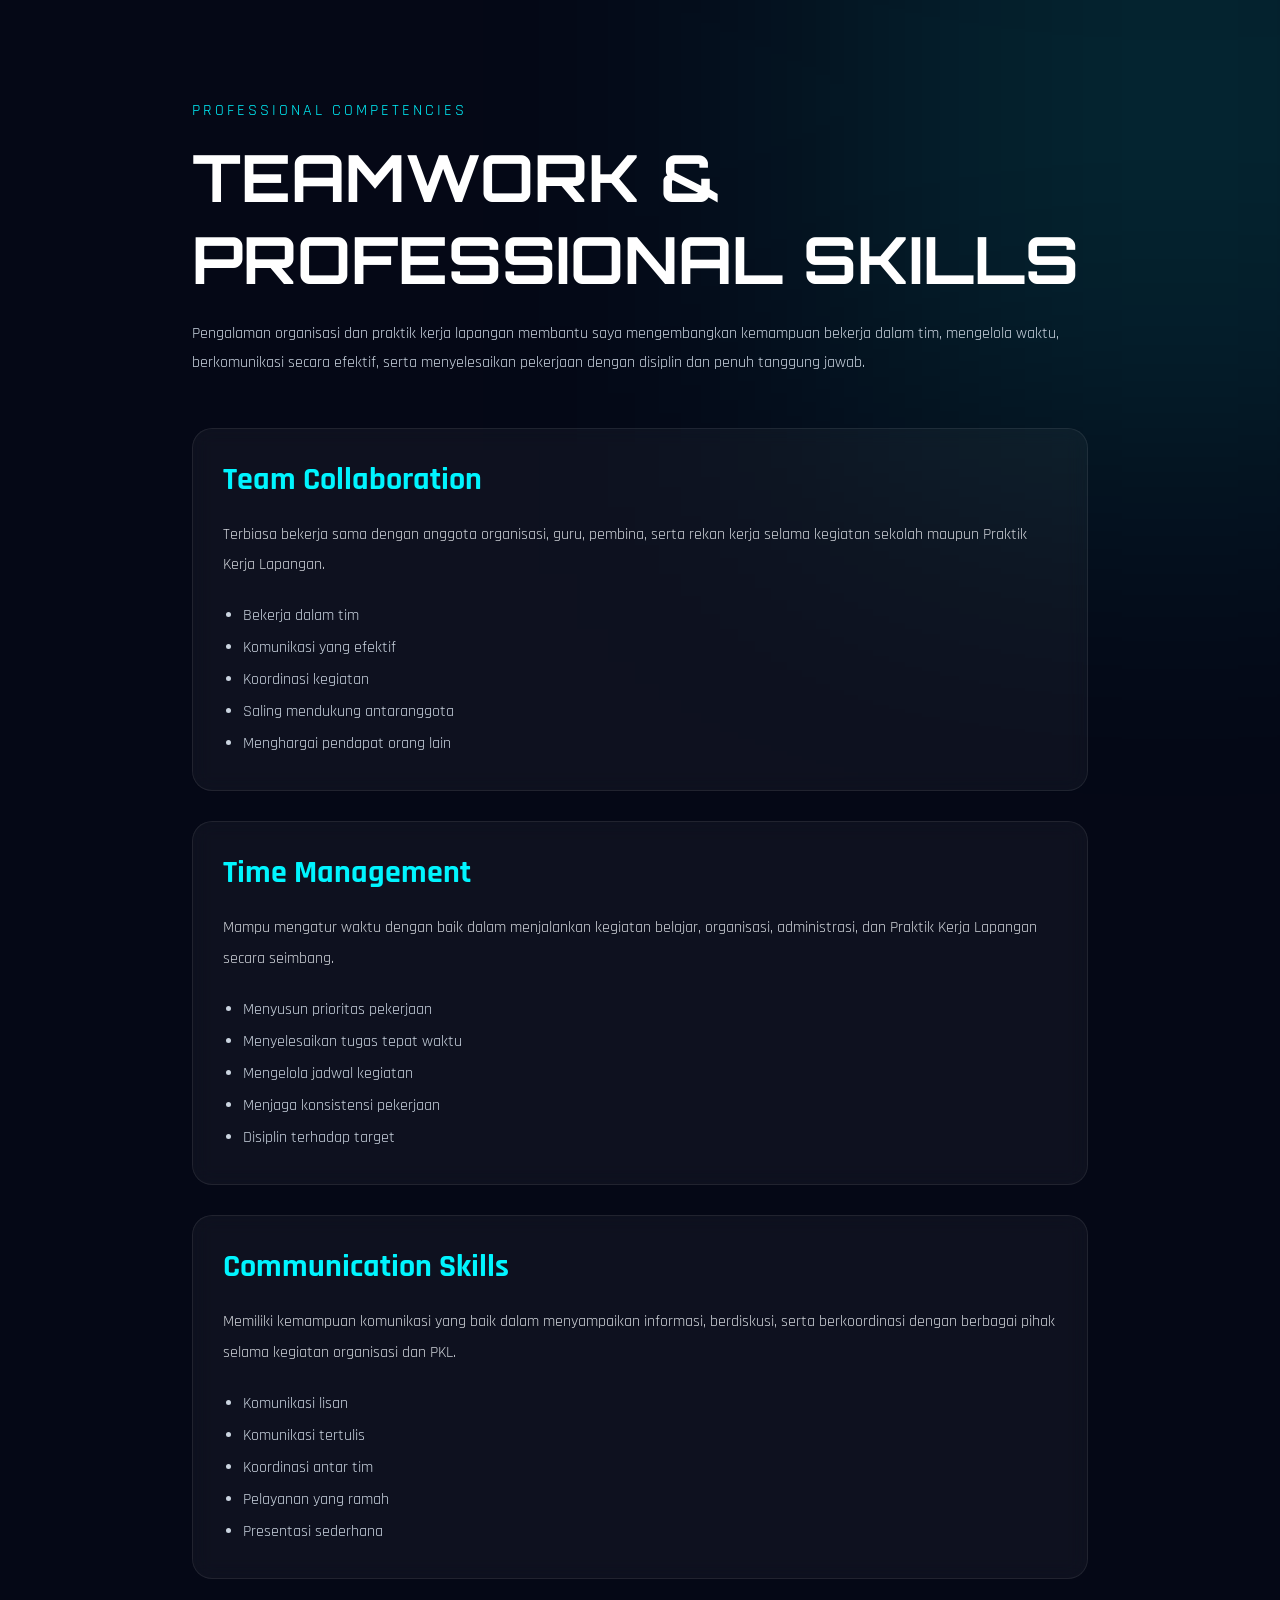
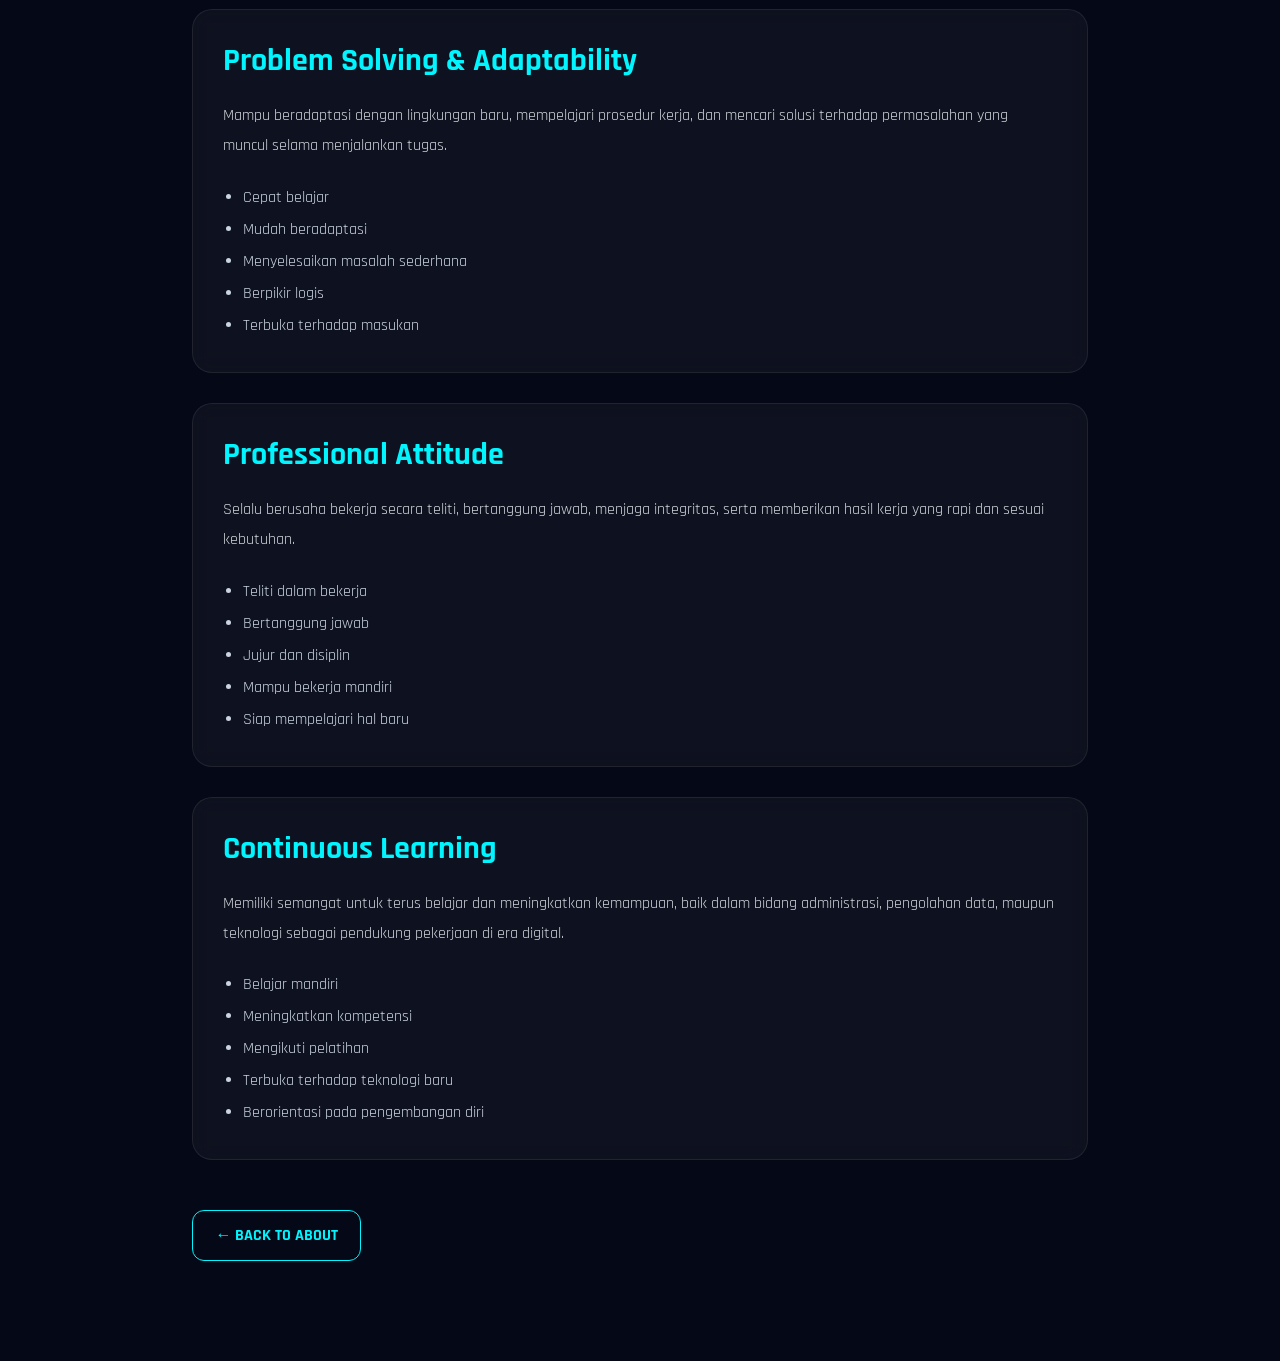
<file: details/teamwork.html>
<!DOCTYPE html>
<html lang="id">
<head>
    <meta charset="UTF-8">
    <meta name="viewport" content="width=device-width, initial-scale=1.0">
    <title>Professional Skills</title>

    <!-- Font -->
    <link rel="preconnect" href="https://fonts.googleapis.com">
    <link rel="preconnect" href="https://fonts.gstatic.com" crossorigin>

    <link href="https://fonts.googleapis.com/css2?family=Orbitron:wght@400;600;700&family=Rajdhani:wght@400;500;700&display=swap" rel="stylesheet">

    <link rel="stylesheet" href="../css/detail.css">
</head>
<body>

    <!-- Background -->
    <div class="background-glow"></div>

    <section class="detail-section">

        <p class="small-title">
            PROFESSIONAL COMPETENCIES
        </p>

        <h1>
            TEAMWORK & PROFESSIONAL SKILLS
        </h1>

        <p class="description">
            Pengalaman organisasi dan praktik kerja lapangan
            membantu saya mengembangkan kemampuan bekerja
            dalam tim, mengelola waktu,
            berkomunikasi secara efektif,
            serta menyelesaikan pekerjaan dengan disiplin
            dan penuh tanggung jawab.
        </p>

        <!-- Card -->
        <div class="detail-card">

            <h2>Team Collaboration</h2>

            <p>
                Terbiasa bekerja sama dengan anggota organisasi,
                guru, pembina, serta rekan kerja selama kegiatan
                sekolah maupun Praktik Kerja Lapangan.
            </p>

            <ul>
                <li>Bekerja dalam tim</li>
                <li>Komunikasi yang efektif</li>
                <li>Koordinasi kegiatan</li>
                <li>Saling mendukung antaranggota</li>
                <li>Menghargai pendapat orang lain</li>
            </ul>

        </div>

        <!-- Card -->
        <div class="detail-card">

            <h2>Time Management</h2>

            <p>
                Mampu mengatur waktu dengan baik
                dalam menjalankan kegiatan belajar,
                organisasi,
                administrasi,
                dan Praktik Kerja Lapangan
                secara seimbang.
            </p>

            <ul>
                <li>Menyusun prioritas pekerjaan</li>
                <li>Menyelesaikan tugas tepat waktu</li>
                <li>Mengelola jadwal kegiatan</li>
                <li>Menjaga konsistensi pekerjaan</li>
                <li>Disiplin terhadap target</li>
            </ul>

        </div>

        <!-- Card -->
        <div class="detail-card">

            <h2>Communication Skills</h2>

            <p>
                Memiliki kemampuan komunikasi yang baik
                dalam menyampaikan informasi,
                berdiskusi,
                serta berkoordinasi dengan berbagai pihak
                selama kegiatan organisasi dan PKL.
            </p>

            <ul>
                <li>Komunikasi lisan</li>
                <li>Komunikasi tertulis</li>
                <li>Koordinasi antar tim</li>
                <li>Pelayanan yang ramah</li>
                <li>Presentasi sederhana</li>
            </ul>

        </div>

        <!-- Card -->
        <div class="detail-card">

            <h2>Problem Solving & Adaptability</h2>

            <p>
                Mampu beradaptasi dengan lingkungan baru,
                mempelajari prosedur kerja,
                dan mencari solusi terhadap permasalahan
                yang muncul selama menjalankan tugas.
            </p>

            <ul>
                <li>Cepat belajar</li>
                <li>Mudah beradaptasi</li>
                <li>Menyelesaikan masalah sederhana</li>
                <li>Berpikir logis</li>
                <li>Terbuka terhadap masukan</li>
            </ul>

        </div>

        <!-- Card -->
        <div class="detail-card">

            <h2>Professional Attitude</h2>

            <p>
                Selalu berusaha bekerja secara teliti,
                bertanggung jawab,
                menjaga integritas,
                serta memberikan hasil kerja
                yang rapi dan sesuai kebutuhan.
            </p>

            <ul>
                <li>Teliti dalam bekerja</li>
                <li>Bertanggung jawab</li>
                <li>Jujur dan disiplin</li>
                <li>Mampu bekerja mandiri</li>
                <li>Siap mempelajari hal baru</li>
            </ul>

        </div>

        <!-- Card -->
        <div class="detail-card">

            <h2>Continuous Learning</h2>

            <p>
                Memiliki semangat untuk terus belajar
                dan meningkatkan kemampuan,
                baik dalam bidang administrasi,
                pengolahan data,
                maupun teknologi sebagai pendukung
                pekerjaan di era digital.
            </p>

            <ul>
                <li>Belajar mandiri</li>
                <li>Meningkatkan kompetensi</li>
                <li>Mengikuti pelatihan</li>
                <li>Terbuka terhadap teknologi baru</li>
                <li>Berorientasi pada pengembangan diri</li>
            </ul>

        </div>

        <!-- Back -->
        <a href="../index.html" class="back-btn">
            ← BACK TO ABOUT
        </a>

    </section>

</body>
</html>
</file>
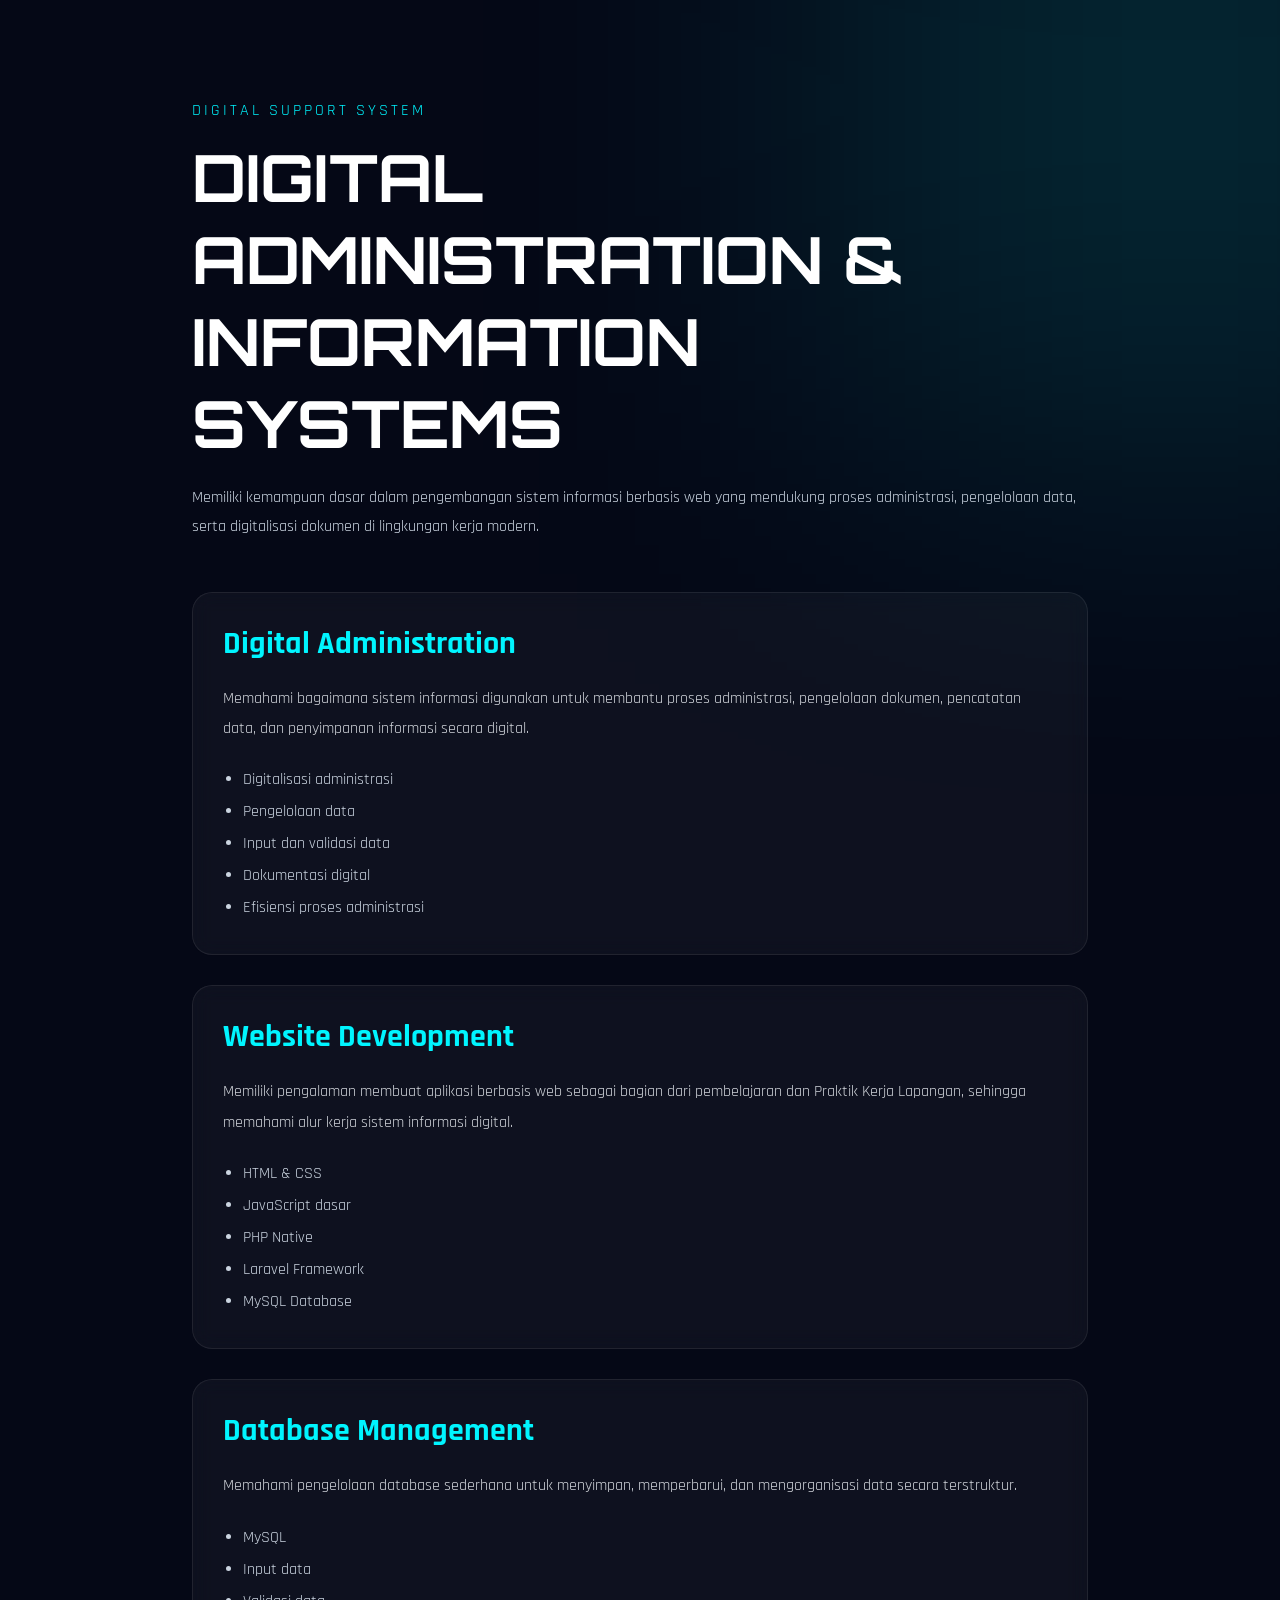
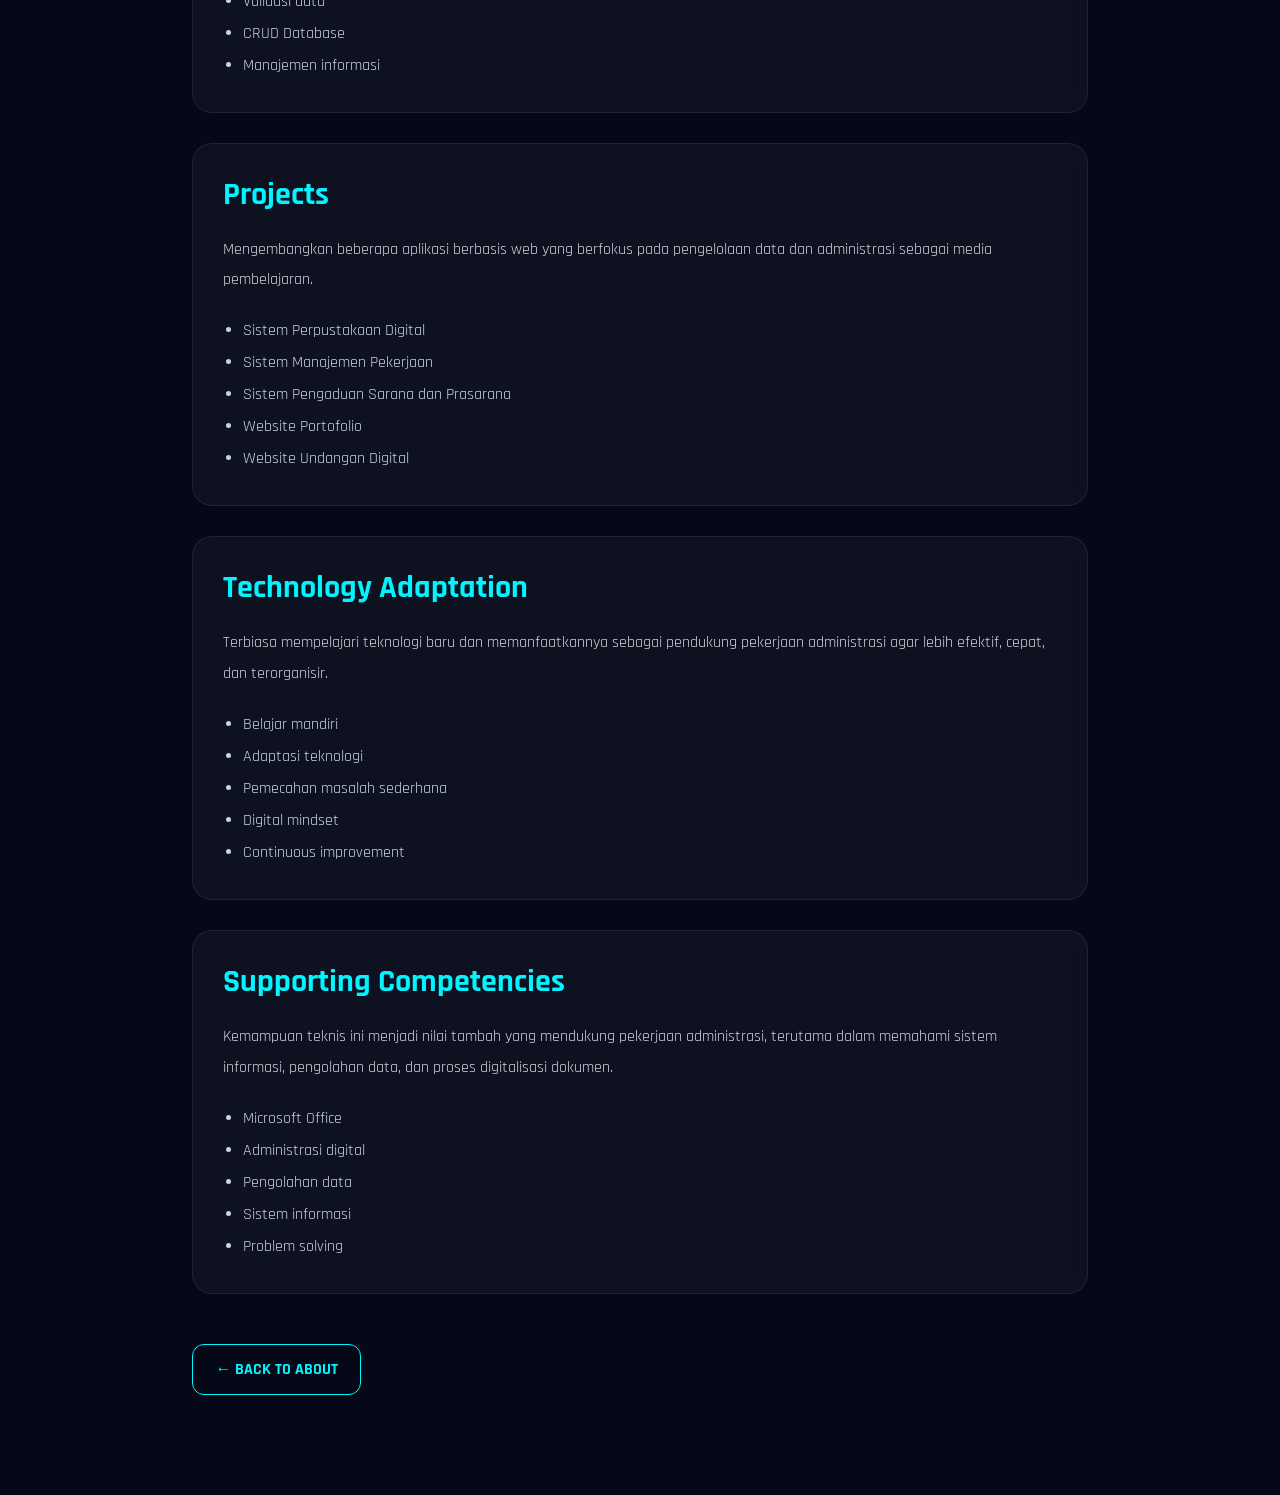
<file: details/webdev.html>
<!DOCTYPE html>
<html lang="id">
<head>
    <meta charset="UTF-8">
    <meta name="viewport" content="width=device-width, initial-scale=1.0">

    <title>Digital Administration & Information Systems</title>

    <!-- Font -->
    <link rel="preconnect" href="https://fonts.googleapis.com">
    <link rel="preconnect" href="https://fonts.gstatic.com" crossorigin>

    <link href="https://fonts.googleapis.com/css2?family=Orbitron:wght@400;600;700&family=Rajdhani:wght@400;500;700&display=swap" rel="stylesheet">

    <link rel="stylesheet" href="../css/detail.css">
</head>
<body>

    <!-- Glow -->
    <div class="background-glow"></div>

    <section class="detail-section">

        <p class="small-title">
            DIGITAL SUPPORT SYSTEM
        </p>

        <h1>
            DIGITAL ADMINISTRATION & INFORMATION SYSTEMS
        </h1>

        <p class="description">
            Memiliki kemampuan dasar dalam pengembangan sistem informasi
            berbasis web yang mendukung proses administrasi,
            pengelolaan data,
            serta digitalisasi dokumen di lingkungan kerja modern.
        </p>

        <!-- Card -->
        <div class="detail-card">

            <h2>Digital Administration</h2>

            <p>
                Memahami bagaimana sistem informasi digunakan
                untuk membantu proses administrasi,
                pengelolaan dokumen,
                pencatatan data,
                dan penyimpanan informasi secara digital.
            </p>

            <ul>
                <li>Digitalisasi administrasi</li>
                <li>Pengelolaan data</li>
                <li>Input dan validasi data</li>
                <li>Dokumentasi digital</li>
                <li>Efisiensi proses administrasi</li>
            </ul>

        </div>

        <!-- Card -->
        <div class="detail-card">

            <h2>Website Development</h2>

            <p>
                Memiliki pengalaman membuat aplikasi berbasis web
                sebagai bagian dari pembelajaran dan Praktik Kerja Lapangan,
                sehingga memahami alur kerja sistem informasi digital.
            </p>

            <ul>
                <li>HTML & CSS</li>
                <li>JavaScript dasar</li>
                <li>PHP Native</li>
                <li>Laravel Framework</li>
                <li>MySQL Database</li>
            </ul>

        </div>

        <!-- Card -->
        <div class="detail-card">

            <h2>Database Management</h2>

            <p>
                Memahami pengelolaan database sederhana
                untuk menyimpan,
                memperbarui,
                dan mengorganisasi data
                secara terstruktur.
            </p>

            <ul>
                <li>MySQL</li>
                <li>Input data</li>
                <li>Validasi data</li>
                <li>CRUD Database</li>
                <li>Manajemen informasi</li>
            </ul>

        </div>

        <!-- Card -->
        <div class="detail-card">

            <h2>Projects</h2>

            <p>
                Mengembangkan beberapa aplikasi berbasis web
                yang berfokus pada pengelolaan data
                dan administrasi sebagai media pembelajaran.
            </p>

            <ul>
                <li>Sistem Perpustakaan Digital</li>
                <li>Sistem Manajemen Pekerjaan</li>
                <li>Sistem Pengaduan Sarana dan Prasarana</li>
                <li>Website Portofolio</li>
                <li>Website Undangan Digital</li>
            </ul>

        </div>

        <!-- Card -->
        <div class="detail-card">

            <h2>Technology Adaptation</h2>

            <p>
                Terbiasa mempelajari teknologi baru
                dan memanfaatkannya sebagai pendukung
                pekerjaan administrasi
                agar lebih efektif,
                cepat,
                dan terorganisir.
            </p>

            <ul>
                <li>Belajar mandiri</li>
                <li>Adaptasi teknologi</li>
                <li>Pemecahan masalah sederhana</li>
                <li>Digital mindset</li>
                <li>Continuous improvement</li>
            </ul>

        </div>

        <!-- Card -->
        <div class="detail-card">

            <h2>Supporting Competencies</h2>

            <p>
                Kemampuan teknis ini menjadi nilai tambah
                yang mendukung pekerjaan administrasi,
                terutama dalam memahami sistem informasi,
                pengolahan data,
                dan proses digitalisasi dokumen.
            </p>

            <ul>
                <li>Microsoft Office</li>
                <li>Administrasi digital</li>
                <li>Pengolahan data</li>
                <li>Sistem informasi</li>
                <li>Problem solving</li>
            </ul>

        </div>

        <!-- Back -->
        <a href="../index.html" class="back-btn">
            ← BACK TO ABOUT
        </a>

    </section>

</body>
</html>
</file>
<file: css/about.css>
*{
  margin: 0;
  padding: 0;
  box-sizing: border-box;
}

body{
  background: #050816;
  color: white;
  font-family: 'Rajdhani', sans-serif;
  overflow-x: hidden;
}

/* Glow */
.background-glow{
  position: fixed;
  width: 600px;
  height: 600px;

  background: rgba(0,255,255,0.12);

  filter: blur(140px);

  top: -200px;
  right: -200px;

  z-index: -1;
}

/* Navbar */
.navbar{
  width: 100%;
  padding: 20px 8%;

  display: flex;
  justify-content: space-between;
  align-items: center;

  position: fixed;

  backdrop-filter: blur(12px);

  background: rgba(255,255,255,0.03);

  border-bottom: 1px solid rgba(255,255,255,0.08);
}

.logo{
  font-family: 'Orbitron', sans-serif;
  font-size: 24px;
  font-weight: bold;
  color: #00F5FF;
}

nav ul{
  display: flex;
  gap: 25px;
  list-style: none;
}

nav a{
  text-decoration: none;
  color: white;
  transition: 0.3s;
}

nav a:hover,
.active-nav{
  color: #00F5FF;
}

/* About */
.about-section{
  min-height: 100vh;

  display: flex;
  justify-content: space-between;
  align-items: center;

  padding: 140px 8%;
  gap: 80px;
}

.about-left{
  flex: 1;
}

/* Right Side */
.about-right{
  display: flex;
  flex-direction: column;
  align-items: center;
  gap: 30px;
}

/* Profile Image */
.profile-image-box{
  position: relative;

  width: 280px;
  height: 280px;

  display: flex;
  justify-content: center;
  align-items: center;
}

/* Ring Effect */
.profile-ring{
  position: absolute;

  width: 100%;
  height: 100%;

  border-radius: 50%;

  border: 3px solid rgba(0,255,255,0.5);

  box-shadow:
    0 0 20px rgba(0,255,255,0.5),
    0 0 60px rgba(0,255,255,0.2);

  animation: rotateRing 8s linear infinite;
}

/* Profile Image */
.profile-image-box img{
  width: 240px;
  height: 240px;

  object-fit: cover;

  border-radius: 50%;

  border: 4px solid rgba(255,255,255,0.1);

  z-index: 2;

  box-shadow:
    0 0 25px rgba(0,255,255,0.25);
}

/* Animation */
@keyframes rotateRing{

  0%{
    transform: rotate(0deg);
  }

  100%{
    transform: rotate(360deg);
  }

}

.section-title{
  color: #00F5FF;
  letter-spacing: 3px;
  margin-bottom: 15px;
}

.about-left h1{
  font-size: 70px;
  font-family: 'Orbitron', sans-serif;
  margin-bottom: 25px;
}

.about-text{
  line-height: 1.8;
  color: #cbd5e1;
  max-width: 700px;
}

/* Button */
.about-buttons{
  margin-top: 35px;
}

.btn-primary{
  padding: 14px 30px;

  background: #00F5FF;
  color: black;

  text-decoration: none;
  border-radius: 10px;

  font-weight: bold;

  transition: 0.3s;
}

.btn-primary:hover{
  box-shadow: 0 0 20px #00F5FF;
}

/* Card */
.profile-card{
  width: 350px;

  padding: 30px;

  border-radius: 20px;

  background: rgba(255,255,255,0.04);

  border: 1px solid rgba(255,255,255,0.1);

  backdrop-filter: blur(12px);

  box-shadow: 0 0 30px rgba(0,255,255,0.15);
}

.card-top{
  font-family: 'Orbitron', sans-serif;
  color: #00F5FF;

  margin-bottom: 30px;
}

.profile-item{
  display: flex;
  justify-content: space-between;

  margin-bottom: 20px;
}

.online{
  color: #00ff88;
}

/* Timeline */
.timeline-section{
  padding: 80px 8%;
}

.timeline-section h2{
  font-size: 50px;
  font-family: 'Orbitron', sans-serif;

  margin-bottom: 50px;

  color: #00F5FF;
}

.timeline-container{
  display: flex;
  gap: 30px;
  flex-wrap: wrap;
}

.timeline-card{
  flex: 1;
  min-width: 250px;

  padding: 30px;

  border-radius: 20px;

  background: rgba(255,255,255,0.04);

  border: 1px solid rgba(255,255,255,0.08);

  transition: 0.3s;

  /* Tambahan */
  display: flex;
  flex-direction: column;
}

.timeline-card:hover{
  transform: translateY(-10px);

  border-color: #00F5FF;

  box-shadow: 0 0 20px rgba(0,255,255,0.15);
}

.timeline-card h3{
  font-size: 35px;
  color: #00F5FF;

  margin-bottom: 15px;
}

/* More Button */
.more-btn{
  display: inline-block;

  margin-top: auto;

  padding: 10px 18px;

  border: 1px solid #00F5FF;

  border-radius: 10px;

  color: #00F5FF;
  text-decoration: none;

  font-size: 14px;
  font-weight: bold;

  transition: 0.3s;
}

.more-btn:hover{
  background: #00F5FF;
  color: black;

  box-shadow: 0 0 20px rgba(0,255,255,0.4);
}
/* Responsive */
@media(max-width: 900px){

  .about-section{
    flex-direction: column;
    text-align: center;
  }

  .about-left h1{
    font-size: 50px;
  }

  .profile-card{
    width: 100%;
  }

  nav{
    display: none;
  }

}
</file>
<file: css/contact.css>
*{
  margin: 0;
  padding: 0;
  box-sizing: border-box;
}

body{
  background: #050816;
  color: white;
  font-family: 'Rajdhani', sans-serif;
  overflow-x: hidden;
}

/* Glow */
.background-glow{
  position: fixed;

  width: 700px;
  height: 700px;

  background: rgba(139,92,246,0.15);

  filter: blur(150px);

  top: -250px;
  right: -250px;

  z-index: -1;
}

/* Navbar */
.navbar{
  width: 100%;
  padding: 20px 8%;

  display: flex;
  justify-content: space-between;
  align-items: center;

  position: fixed;

  backdrop-filter: blur(12px);

  background: rgba(255,255,255,0.03);

  border-bottom: 1px solid rgba(255,255,255,0.08);

  z-index: 100;
}

.logo{
  font-size: 24px;
  font-family: 'Orbitron', sans-serif;
  font-weight: bold;

  color: #00F5FF;
}

nav ul{
  display: flex;
  gap: 25px;
  list-style: none;
}

nav a{
  text-decoration: none;
  color: white;
  transition: 0.3s;
}

nav a:hover,
.active-nav{
  color: #00F5FF;
}

/* Section */
.contact-section{
  padding: 150px 8% 100px;
}

.contact-title{
  text-align: center;
  margin-bottom: 70px;
}

.small-title{
  color: #00F5FF;
  letter-spacing: 3px;

  margin-bottom: 15px;
}

.contact-title h1{
  font-size: 70px;
  font-family: 'Orbitron', sans-serif;
}

.description{
  margin-top: 20px;
  color: #cbd5e1;
}

/* Container */
.contact-container{
  display: flex;
  gap: 40px;
  flex-wrap: wrap;
}

/* Info */
.contact-info{
  flex: 1;
  min-width: 300px;
}

.info-card{
  padding: 35px;

  border-radius: 25px;

  background: rgba(255,255,255,0.04);

  border: 1px solid rgba(255,255,255,0.08);

  backdrop-filter: blur(12px);
}

.info-card h2{
  font-size: 35px;

  margin-bottom: 30px;

  color: #00F5FF;

  font-family: 'Orbitron', sans-serif;
}

.info-item{
  margin-bottom: 25px;
}

.info-item span{
  color: #00F5FF;
}

.info-item p{
  margin-top: 8px;
  color: #cbd5e1;
}

/* Form */
.contact-form{
  flex: 1;
  min-width: 300px;
}

form{
  padding: 35px;

  border-radius: 25px;

  background: rgba(255,255,255,0.04);

  border: 1px solid rgba(255,255,255,0.08);

  backdrop-filter: blur(12px);
}

.input-group{
  margin-bottom: 25px;
}

.input-group label{
  display: block;

  margin-bottom: 10px;

  color: #00F5FF;
}

.input-group input,
.input-group textarea{
  width: 100%;

  padding: 15px;

  border-radius: 12px;

  border: 1px solid rgba(255,255,255,0.08);

  background: rgba(255,255,255,0.03);

  color: white;

  outline: none;

  font-family: 'Rajdhani', sans-serif;
}

textarea{
  height: 150px;
  resize: none;
}

/* Button */
button{
  width: 100%;

  padding: 16px;

  border: none;

  border-radius: 12px;

  background: #00F5FF;

  color: black;

  font-weight: bold;

  cursor: pointer;

  transition: 0.3s;
}

button:hover{
  box-shadow: 0 0 20px #00F5FF;
}

/* Terminal Header */
.terminal-header{
  display: flex;
  align-items: center;
  gap: 10px;

  margin-bottom: 30px;

  padding-bottom: 15px;

  border-bottom: 1px solid rgba(255,255,255,0.08);
}

.terminal-header p{
  margin-left: 10px;

  color: #00F5FF;

  font-family: 'Orbitron', sans-serif;

  font-size: 14px;
}

/* Dots */
.dot{
  width: 12px;
  height: 12px;

  border-radius: 50%;
}

.red{
  background: #ff4d4d;
}

.yellow{
  background: #ffd93d;
}

.green{
  background: #00ff88;
}

/* Online Status */
.online-status{
  color: #00ff88;
  font-weight: bold;
}

/* Responsive */
@media(max-width:900px){

  .contact-title h1{
    font-size: 50px;
  }

  nav{
    display: none;
  }

}
</file>
<file: css/experience.css>
*{
  margin: 0;
  padding: 0;
  box-sizing: border-box;
}

body{
  background: #050816;
  color: white;
  font-family: 'Rajdhani', sans-serif;
  overflow-x: hidden;
}

/* Glow */
.background-glow{
  position: fixed;

  width: 700px;
  height: 700px;

  background: rgba(0,255,255,0.12);

  filter: blur(150px);

  bottom: -250px;
  left: -250px;

  z-index: -1;
}

/* Navbar */
.navbar{
  width: 100%;
  padding: 20px 8%;

  display: flex;
  justify-content: space-between;
  align-items: center;

  position: fixed;

  backdrop-filter: blur(12px);

  background: rgba(255,255,255,0.03);

  border-bottom: 1px solid rgba(255,255,255,0.08);

  z-index: 100;
}

.logo{
  font-size: 24px;
  font-family: 'Orbitron', sans-serif;
  font-weight: bold;

  color: #00F5FF;
}

nav ul{
  display: flex;
  gap: 25px;
  list-style: none;
}

nav a{
  text-decoration: none;
  color: white;
  transition: 0.3s;
}

nav a:hover,
.active-nav{
  color: #00F5FF;
}

/* Section */
.experience-section{
  padding: 150px 8% 100px;
}

.experience-title{
  text-align: center;
  margin-bottom: 80px;
}

.small-title{
  color: #00F5FF;
  letter-spacing: 3px;

  margin-bottom: 15px;
}

.experience-title h1{
  font-size: 70px;
  font-family: 'Orbitron', sans-serif;
}

.description{
  margin-top: 20px;
  color: #cbd5e1;
}

/* Timeline */
.timeline{
  position: relative;

  max-width: 900px;
  margin: auto;
}

.timeline::before{
  content: "";

  position: absolute;

  left: 25px;
  top: 0;

  width: 2px;
  height: 100%;

  background: rgba(0,255,255,0.3);
}

/* Item */
.timeline-item{
  position: relative;

  padding-left: 80px;
  margin-bottom: 60px;
}

/* Dot */
.timeline-dot{
  position: absolute;

  left: 15px;
  top: 10px;

  width: 22px;
  height: 22px;

  border-radius: 50%;

  background: #00F5FF;

  box-shadow: 0 0 20px #00F5FF;
}

/* Content */
.timeline-content{
  padding: 30px;

  border-radius: 20px;

  background: rgba(255,255,255,0.04);

  border: 1px solid rgba(255,255,255,0.08);

  backdrop-filter: blur(12px);

  transition: 0.3s;
}

.timeline-content:hover{
  transform: translateY(-8px);

  border-color: #00F5FF;

  box-shadow: 0 0 20px rgba(0,255,255,0.15);
}

.year{
  display: inline-block;

  margin-bottom: 15px;

  color: #00F5FF;
}

.timeline-content h2{
  font-size: 32px;

  margin-bottom: 15px;
}

.timeline-content p{
  line-height: 1.8;
  color: #cbd5e1;
}

/* Responsive */
@media(max-width:900px){

  .experience-title h1{
    font-size: 50px;
  }

  nav{
    display: none;
  }

}
</file>
<file: css/skills.css>
*{
  margin: 0;
  padding: 0;
  box-sizing: border-box;
}

body{
  background: #050816;
  color: white;
  font-family: 'Rajdhani', sans-serif;
  overflow-x: hidden;
}

/* Glow */
.background-glow{
  position: fixed;

  width: 700px;
  height: 700px;

  background: rgba(0,255,255,0.12);

  filter: blur(150px);

  top: -250px;
  left: -250px;

  z-index: -1;
}

/* Navbar */
.navbar{
  width: 100%;
  padding: 20px 8%;

  display: flex;
  justify-content: space-between;
  align-items: center;

  position: fixed;

  backdrop-filter: blur(12px);

  background: rgba(255,255,255,0.03);

  border-bottom: 1px solid rgba(255,255,255,0.08);
}

.logo{
  font-size: 24px;
  font-family: 'Orbitron', sans-serif;
  font-weight: bold;

  color: #00F5FF;
}

nav ul{
  display: flex;
  gap: 25px;
  list-style: none;
}

nav a{
  text-decoration: none;
  color: white;
  transition: 0.3s;
}

nav a:hover,
.active-nav{
  color: #00F5FF;
}

/* Skills */
.skills-section{
  padding: 150px 8% 80px;
}

.skills-title{
  text-align: center;
  margin-bottom: 70px;
}

.small-title{
  color: #00F5FF;
  letter-spacing: 3px;
  margin-bottom: 15px;
}

.skills-title h1{
  font-size: 70px;
  font-family: 'Orbitron', sans-serif;
}

.description{
  margin-top: 20px;
  color: #cbd5e1;
}

/* Skill Container */
.skills-container{
  display: grid;
  grid-template-columns: repeat(auto-fit,minmax(300px,1fr));
  gap: 30px;
}

/* Card */
.skill-card{
  padding: 30px;

  border-radius: 20px;

  background: rgba(255,255,255,0.04);

  border: 1px solid rgba(255,255,255,0.08);

  backdrop-filter: blur(12px);

  transition: 0.3s;
}

.skill-card:hover{
  transform: translateY(-10px);

  border-color: #00F5FF;

  box-shadow: 0 0 20px rgba(0,255,255,0.15);
}

.skill-header{
  display: flex;
  justify-content: space-between;

  margin-bottom: 20px;
}

.skill-header h2{
  font-size: 28px;
}

/* Progress */
.progress-bar{
  width: 100%;
  height: 12px;

  background: rgba(255,255,255,0.08);

  border-radius: 20px;

  overflow: hidden;
}

.progress{
  height: 100%;

  background: linear-gradient(
    90deg,
    #00F5FF,
    #8B5CF6
  );

  border-radius: 20px;
}

/* Width */
.html{
  width: 95%;
}

.css{
  width: 90%;
}

.js{
  width: 75%;
}

.php{
  width: 85%;
}

.mysql{
  width: 80%;
}

.laravel{
  width: 70%;
}

/* Stats */
.stats-section{
  padding: 0 8% 100px;

  display: grid;
  grid-template-columns: repeat(auto-fit,minmax(250px,1fr));

  gap: 30px;
}

.stats-card{
  padding: 40px;

  text-align: center;

  border-radius: 20px;

  background: rgba(255,255,255,0.04);

  border: 1px solid rgba(255,255,255,0.08);

  transition: 0.3s;
}

.stats-card:hover{
  transform: scale(1.03);

  border-color: #00F5FF;

  box-shadow: 0 0 20px rgba(0,255,255,0.15);
}

.stats-card h2{
  font-size: 28px;
  margin-bottom: 20px;

  color: #00F5FF;

  font-family: 'Orbitron', sans-serif;
}

.stats-card p{
  font-size: 40px;
  font-weight: bold;
}

/* Additional Skills */
.office{
  width: 85%;
}

.admin{
  width: 80%;
}
/* Responsive */
@media(max-width:900px){

  .skills-title h1{
    font-size: 50px;
  }

  nav{
    display: none;
  }

}
</file>
<file: css/detail.css>
*{
  margin: 0;
  padding: 0;
  box-sizing: border-box;
}

body{
  background: #050816;
  color: white;

  font-family: 'Rajdhani', sans-serif;

  overflow-x: hidden;
}

/* Glow */
.background-glow{
  position: fixed;

  width: 700px;
  height: 700px;

  background: rgba(0,255,255,0.12);

  filter: blur(150px);

  top: -250px;
  right: -250px;

  z-index: -1;
}

/* Section */
.detail-section{
  max-width: 1100px;

  margin: auto;

  padding: 100px 8%;
}

.small-title{
  color: #00F5FF;

  letter-spacing: 3px;

  margin-bottom: 15px;
}

h1{
  font-size: 65px;

  font-family: 'Orbitron', sans-serif;

  margin-bottom: 20px;
}

.description{
  color: #cbd5e1;

  line-height: 1.8;

  margin-bottom: 50px;
}

/* Card */
.detail-card{
  margin-bottom: 30px;

  padding: 30px;

  border-radius: 20px;

  background: rgba(255,255,255,0.04);

  border: 1px solid rgba(255,255,255,0.08);

  backdrop-filter: blur(10px);

  transition: 0.3s;
}

.detail-card:hover{
  transform: translateY(-5px);

  border-color: #00F5FF;

  box-shadow: 0 0 20px rgba(0,255,255,0.15);
}

.detail-card h2{
  color: #00F5FF;

  margin-bottom: 20px;

  font-size: 32px;
}

.detail-card p{
  line-height: 1.9;

  margin-bottom: 20px;

  color: #d1d5db;
}

.detail-card ul{
  margin-left: 20px;

  line-height: 2;

  color: #cbd5e1;
}

/* Button */
.back-btn{
  display: inline-block;

  margin-top: 20px;

  padding: 14px 22px;

  border-radius: 12px;

  border: 1px solid #00F5FF;

  color: #00F5FF;

  text-decoration: none;

  font-weight: bold;

  transition: 0.3s;
}

.back-btn:hover{
  background: #00F5FF;

  color: black;

  box-shadow: 0 0 20px rgba(0,255,255,0.4);
}
</file>
